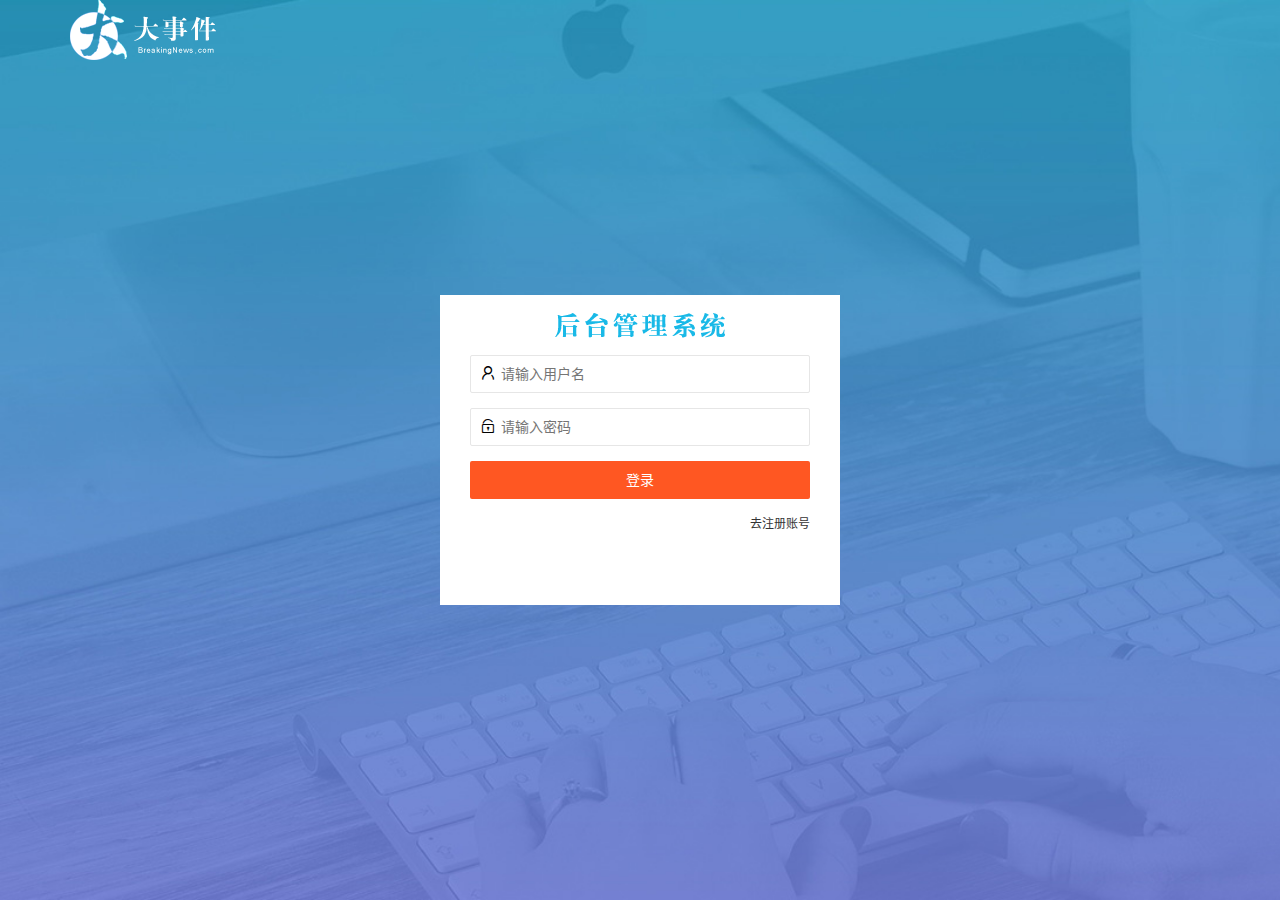
<file: login.html>
<!DOCTYPE html>
<html lang="zh-CN">

<head>
    <meta charset="UTF-8">
    <meta name="viewport" content="width=device-width, initial-scale=1.0">
    <meta http-equiv="X-UA-Compatible" content="ie=edge">
    <title>大事件-登录/注册</title>
    <link rel="stylesheet" href="./assets/lib/layui/css/layui.css">
    <link rel="stylesheet" href="./assets/css/login.css">
</head>

<body>
    <div class="layui-main">
        <img src="./assets/images/logo.png" alt="">
    </div>


    <!-- 登录注册区域 -->
    <div class="loginAndReg">
        <div class="title_box"></div>
        <!-- 登录的盒子 -->
        <div class="login_box">
            <!-- 登录的表单 -->
            <form class="layui-form" id="form_login">
                <!-- 账号输入框 -->
                <div class="layui-form-item">
                    <i class="layui-icon layui-icon-username"></i>
                    <input type="text" name="username" required lay-verify="required" placeholder="请输入用户名"
                        autocomplete="off" class="layui-input">
                </div>
                <!-- 密码输入框 -->
                <div class="layui-form-item">
                    <i class="layui-icon layui-icon-password"></i>
                    <input type="password" name="password" required lay-verify="required|pwd" placeholder="请输入密码"
                        autocomplete="off" class="layui-input">
                </div>

                <!-- 提交按钮 -->
                <div class="layui-form-item">
                    <button class="layui-btn layui-btn-fluid layui-btn layui-btn-danger" lay-submit>登录</button>
                </div>
                <!-- a链接 -->
                <div class="layui-form-item links">
                    <a href="javascript:;" id="link_reg">去注册账号</a>
                </div>
            </form>

        </div>
        <!-- 注册的盒子 -->
        <div class="reg_box">
            <form class="layui-form" id="form_reg">
                <!-- 账号输入框 -->
                <div class="layui-form-item">
                    <i class="layui-icon layui-icon-username"></i>
                    <input type="text" name="username" required lay-verify="required" placeholder="请输入用户名"
                        autocomplete="off" class="layui-input">
                </div>
                <!-- 密码输入框 -->
                <div class="layui-form-item">
                    <i class="layui-icon layui-icon-password"></i>
                    <input type="password" name="password" required lay-verify="required|pwd" placeholder="请输入密码"
                        autocomplete="off" class="layui-input">
                </div>

                <div class="layui-form-item">
                    <i class="layui-icon layui-icon-password"></i>
                    <input type="password" name="repassword" required lay-verify="required|pwd|repwd"   placeholder="再次确认密码"
                        autocomplete="off" class="layui-input">
                </div>
                <!-- 提交按钮 -->
                <div class="layui-form-item">
                    <button class="layui-btn layui-btn-fluid layui-btn layui-btn-danger" lay-submit>注册</button>
                </div>
                <!-- a链接 -->
                <div class="layui-form-item links">
                    <a href="javascript:;" id="link_login">去登录</a>
                </div>
            </form>

        </div>
    </div>
    <!-- 导入layui js文件-->
    <script src="./assets/lib/layui/layui.all.js"></script>
    <!-- 导入 jQuery 文件 -->
    <script src="./assets/lib/jquery.js"></script>
    <!-- 导入自己定义的baseAPI 文件 -->
    <script src="./assets/js/baseAPI.js"></script>
    <!-- 导入自己的js文件 -->
    <script src="./assets/js/login.js"></script>
</body>

</html>
</file>
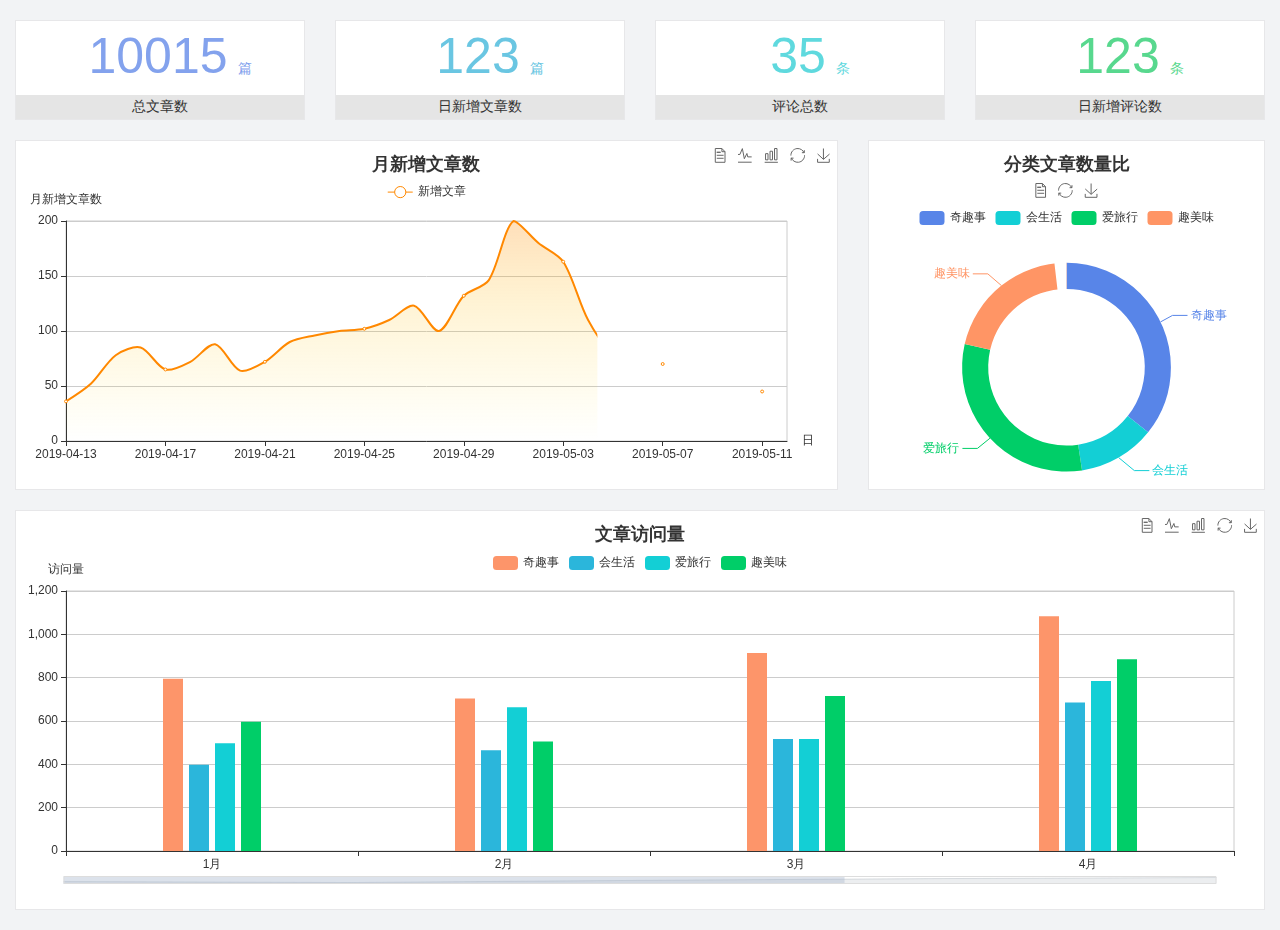
<file: home/dashboard.html>
<!DOCTYPE html>
<html lang="en">

<head>
  <meta charset="UTF-8">
  <meta name="viewport" content="width=device-width, initial-scale=1.0">
  <meta http-equiv="X-UA-Compatible" content="ie=edge">
  <title>图表统计</title>
  <link rel="stylesheet" href="../../assets/lib/bootstrap.css" />
  <link rel="stylesheet" href="../../assets/lib/main.css" />
  <script src="../../assets/lib/jquery.js"></script>
  <script type="text/javascript" src="../../assets/lib/echarts.min.js"></script>
</head>

<body>
  <div class="container-fluid">
    <div class="row spannel_list">
      <div class="col-sm-3 col-xs-6">
        <div class="spannel">
          <em>10015</em><span>篇</span>
          <b>总文章数</b>
        </div>
      </div>
      <div class="col-sm-3 col-xs-6">
        <div class="spannel scolor01">
          <em>123</em><span>篇</span>
          <b>日新增文章数</b>
        </div>
      </div>
      <div class="col-sm-3 col-xs-6">
        <div class="spannel scolor02">
          <em>35</em><span>条</span>
          <b>评论总数</b>
        </div>
      </div>
      <div class="col-sm-3 col-xs-6">
        <div class="spannel scolor03">
          <em>123</em><span>条</span>
          <b>日新增评论数</b>
        </div>
      </div>
    </div>
  </div>

  <div class="container-fluid">
    <div class="row curve-pie">
      <div class="col-lg-8 col-md-8">
        <div class="gragh_pannel" id="curve_show"></div>
      </div>
      <div class="col-lg-4 col-md-4">
        <div class="gragh_pannel" id="pie_show"></div>
      </div>
    </div>
  </div>

  <div class="container-fluid">
    <div class="column_pannel" id="column_show"></div>
  </div>

  <script>
    var oChart = echarts.init(document.getElementById('curve_show'));
    var aList_all = [
      { 'count': 36, 'date': '2019-04-13' },
      { 'count': 52, 'date': '2019-04-14' },
      { 'count': 78, 'date': '2019-04-15' },
      { 'count': 85, 'date': '2019-04-16' },
      { 'count': 65, 'date': '2019-04-17' },
      { 'count': 72, 'date': '2019-04-18' },
      { 'count': 88, 'date': '2019-04-19' },
      { 'count': 64, 'date': '2019-04-20' },
      { 'count': 72, 'date': '2019-04-21' },
      { 'count': 90, 'date': '2019-04-22' },
      { 'count': 96, 'date': '2019-04-23' },
      { 'count': 100, 'date': '2019-04-24' },
      { 'count': 102, 'date': '2019-04-25' },
      { 'count': 110, 'date': '2019-04-26' },
      { 'count': 123, 'date': '2019-04-27' },
      { 'count': 100, 'date': '2019-04-28' },
      { 'count': 132, 'date': '2019-04-29' },
      { 'count': 146, 'date': '2019-04-30' },
      { 'count': 200, 'date': '2019-05-01' },
      { 'count': 180, 'date': '2019-05-02' },
      { 'count': 163, 'date': '2019-05-03' },
      { 'count': 110, 'date': '2019-05-04' },
      { 'count': 80, 'date': '2019-05-05' },
      { 'count': 82, 'date': '2019-05-06' },
      { 'count': 70, 'date': '2019-05-07' },
      { 'count': 65, 'date': '2019-05-08' },
      { 'count': 54, 'date': '2019-05-09' },
      { 'count': 40, 'date': '2019-05-10' },
      { 'count': 45, 'date': '2019-05-11' },
      { 'count': 38, 'date': '2019-05-12' },
    ];

    let aCount = [];
    let aDate = [];

    for (var i = 0; i < aList_all.length; i++) {
      aCount.push(aList_all[i].count);
      aDate.push(aList_all[i].date);
    }

    var chartopt = {
      title: {
        text: '月新增文章数',
        left: 'center',
        top: '10'
      },
      tooltip: {
        trigger: 'axis'
      },
      legend: {
        data: ['新增文章'],
        top: '40'
      },
      toolbox: {
        show: true,
        feature: {
          mark: { show: true },
          dataView: { show: true, readOnly: false },
          magicType: { show: true, type: ['line', 'bar'] },
          restore: { show: true },
          saveAsImage: { show: true }
        }
      },
      calculable: true,
      xAxis: [
        {
          name: '日',
          type: 'category',
          boundaryGap: false,
          data: aDate
        }
      ],
      yAxis: [
        {
          name: '月新增文章数',
          type: 'value'
        }
      ],
      series: [
        {
          name: '新增文章',
          type: 'line',
          smooth: true,
          itemStyle: { normal: { areaStyle: { type: 'default' }, color: '#f80' }, lineStyle: { color: '#f80' } },
          data: aCount
        }],
      areaStyle: {
        normal: {
          color: new echarts.graphic.LinearGradient(0, 0, 0, 1, [{
            offset: 0,
            color: 'rgba(255,136,0,0.39)'
          }, {
            offset: .34,
            color: 'rgba(255,180,0,0.25)'
          }, {
            offset: 1,
            color: 'rgba(255,222,0,0.00)'
          }])

        }
      },
      grid: {
        show: true,
        x: 50,
        x2: 50,
        y: 80,
        height: 220
      }
    };

    oChart.setOption(chartopt);


    var oPie = echarts.init(document.getElementById('pie_show'));
    var oPieopt =
    {
      title: {
        top: 10,
        text: '分类文章数量比',
        x: 'center'
      },
      tooltip: {
        trigger: 'item',
        formatter: "{a} <br/>{b} : {c} ({d}%)"
      },
      color: ['#5885e8', '#13cfd5', '#00ce68', '#ff9565'],
      legend: {
        x: 'center',
        top: 65,
        data: ['奇趣事', '会生活', '爱旅行', '趣美味']
      },
      toolbox: {
        show: true,
        x: 'center',
        top: 35,
        feature: {
          mark: { show: true },
          dataView: { show: true, readOnly: false },
          magicType: {
            show: true,
            type: ['pie', 'funnel'],
            option: {
              funnel: {
                x: '25%',
                width: '50%',
                funnelAlign: 'left',
                max: 1548
              }
            }
          },
          restore: { show: true },
          saveAsImage: { show: true }
        }
      },
      calculable: true,
      series: [
        {
          name: '访问来源',
          type: 'pie',
          radius: ['45%', '60%'],
          center: ['50%', '65%'],
          data: [
            { value: 300, name: '奇趣事' },
            { value: 100, name: '会生活' },
            { value: 260, name: '爱旅行' },
            { value: 180, name: '趣美味' }
          ]
        }
      ]
    };
    oPie.setOption(oPieopt);



    var oColumn = this.echarts.init(document.getElementById('column_show'));
    var oColumnopt =
    {
      title: {
        text: '文章访问量',
        left: 'center',
        top: '10'
      },
      tooltip: {
        trigger: 'axis'
      },
      legend: {
        data: ['奇趣事', '会生活', '爱旅行', '趣美味'],
        top: '40'
      },
      toolbox: {
        show: true,
        feature: {
          mark: { show: true },
          dataView: { show: true, readOnly: false },
          magicType: { show: true, type: ['line', 'bar'] },
          restore: { show: true },
          saveAsImage: { show: true }
        }
      },
      calculable: true,
      xAxis: [
        {
          type: 'category',
          data: ['1月', '2月', '3月', '4月', '5月']
        }
      ],
      yAxis: [
        {
          name: '访问量',
          type: 'value'
        }
      ],
      series: [
        {
          name: '奇趣事',
          type: 'bar',
          barWidth: 20,
          itemStyle: {
            normal: { areaStyle: { type: 'default' }, color: '#fd956a' }
          },
          data: [800, 708, 920, 1090, 1200]
        },
        {
          name: '会生活',
          type: 'bar',
          barWidth: 20,
          itemStyle: {
            normal: { areaStyle: { type: 'default' }, color: '#2bb6db' }
          },
          data: [400, 468, 520, 690, 800]
        },
        {
          name: '爱旅行',
          type: 'bar',
          barWidth: 20,
          itemStyle: {
            normal: { areaStyle: { type: 'default' }, color: '#13cfd5' }
          },
          data: [500, 668, 520, 790, 900]
        },
        {
          name: '趣美味',
          type: 'bar',
          barWidth: 20,
          itemStyle: {
            normal: { areaStyle: { type: 'default' }, color: '#00ce68' }
          },
          data: [600, 508, 720, 890, 1000]
        }
      ],
      grid: {
        show: true,
        x: 50,
        x2: 30,
        y: 80,
        height: 260
      },
      dataZoom: [//给x轴设置滚动条
        {
          start: 0,//默认为0
          end: 100 - 1000 / 31,//默认为100
          type: 'slider',
          show: true,
          xAxisIndex: [0],
          handleSize: 0,//滑动条的 左右2个滑动条的大小
          height: 8,//组件高度
          left: 45, //左边的距离
          right: 50,//右边的距离
          bottom: 26,//右边的距离
          handleColor: '#ddd',//h滑动图标的颜色
          handleStyle: {
            borderColor: "#cacaca",
            borderWidth: "1",
            shadowBlur: 2,
            background: "#ddd",
            shadowColor: "#ddd",
          }
        }]
    };
    oColumn.setOption(oColumnopt);
  </script>
</body>

</html>
</file>
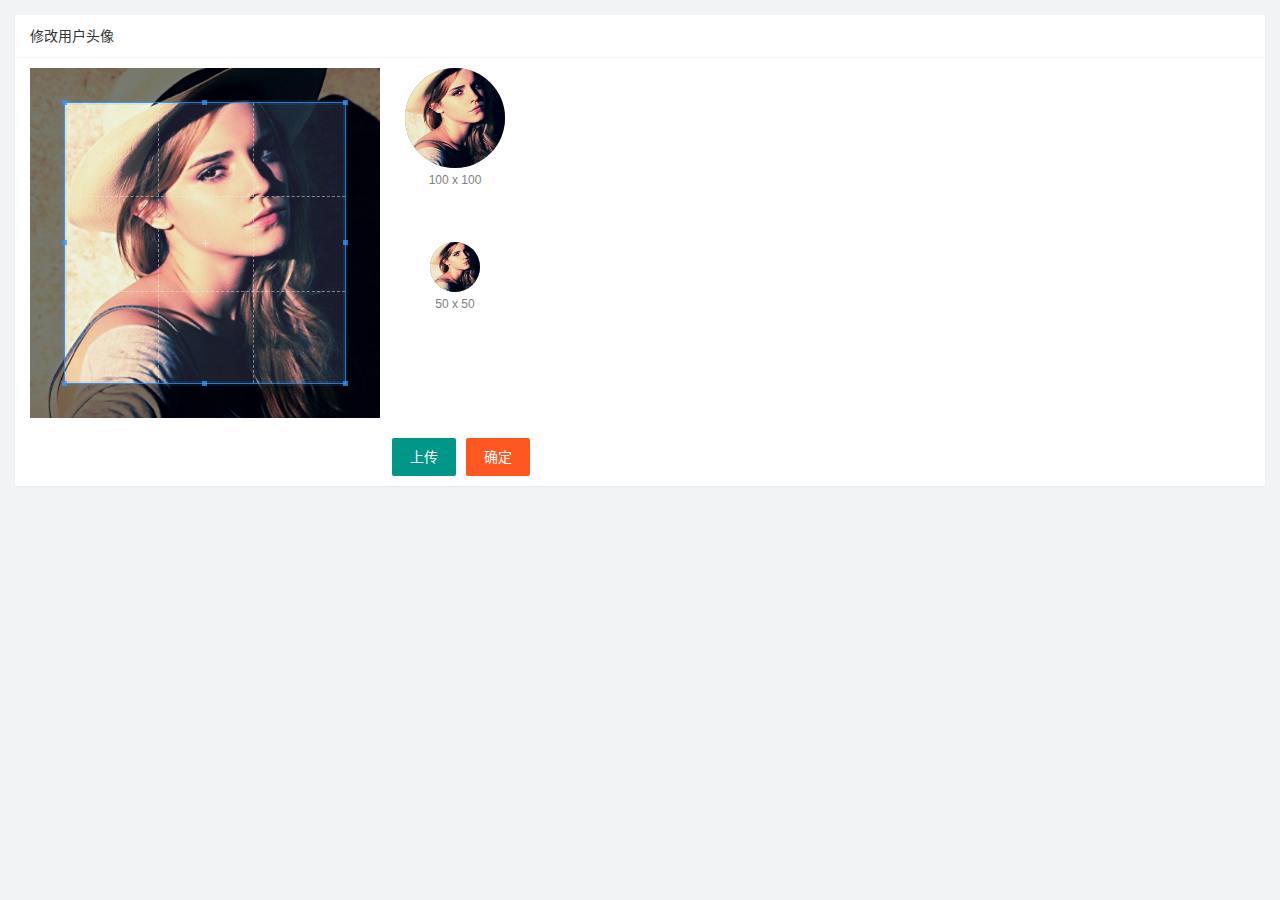
<file: user/user_avatar.html>
<!DOCTYPE html>
<html lang="zh-CN">

<head>
    <meta charset="UTF-8">
    <meta name="viewport" content="width=device-width, initial-scale=1.0">
    <meta http-equiv="X-UA-Compatible" content="ie=edge">
    <title>Document</title>
    <!-- 导入 layui 样式文件 -->
    <link rel="stylesheet" href="../assets/lib/layui/css/layui.css">
    <!--  导入 自定义样式文件 -->
    <link rel="stylesheet" href="../assets/css/user_avatar.css">
    <!-- 导入 图片裁剪的样式 -->
    <link rel="stylesheet" href="/assets/lib/cropper/cropper.css">
</head>

<body>
    <div class="layui-card">
        <div class="layui-card-header">修改用户头像</div>
        <div class="layui-card-body">
            <!-- 第一行的图片裁剪和预览区域 -->
            <div class="row1">
                <!-- 图片裁剪区域 -->
                <div class="cropper-box">
                    <!-- 这个 img 标签很重要，将来会把它初始化为裁剪区域 -->
                    <img id="image" src="/assets/images/sample.jpg" />
                </div>
                <!-- 图片的预览区域 -->
                <div class="preview-box">
                    <div>
                        <!-- 宽高为 100px 的预览区域 -->
                        <div class="img-preview w100"></div>
                        <p class="size">100 x 100</p>
                    </div>
                    <div>
                        <!-- 宽高为 50px 的预览区域 -->
                        <div class="img-preview w50"></div>
                        <p class="size">50 x 50</p>
                    </div>
                </div>
            </div>
            <!-- 第二行的按钮区域 -->
            <div class="row2">
                <!-- 通过 accept 属性  可以指定用户选择什么类型的图片格式 -->
                <input type="file" id="files" accept="image/png,image/jpeg">
                <button type="button" class="layui-btn" id="btnChooseImg">上传</button>
                <button type="button" class="layui-btn layui-btn-danger" id="btnOk">确定</button>
            </div>
        </div>
    </div>
    <!-- 导入layui 的js文件 -->
    <script src="../assets/lib/layui/layui.all.js"></script>
    <!-- 导入jQuery 文件 -->
    <script src="../assets/lib/jquery.js"></script>
    <!-- 1 cropper 图片裁剪 脚本文件 -->
    <script src="../assets/lib/cropper/Cropper.js"></script>
    <script src="../assets/lib/cropper/jquery-cropper.js"></script>
    <!-- 导入beasAPI 文件 -->
    <script src="../assets/js/baseAPI.js"></script>
    <!-- 导入自定义的js文件 -->
    <script src="../assets/js/useravatar.js"></script>
</body>

</html>
</file>
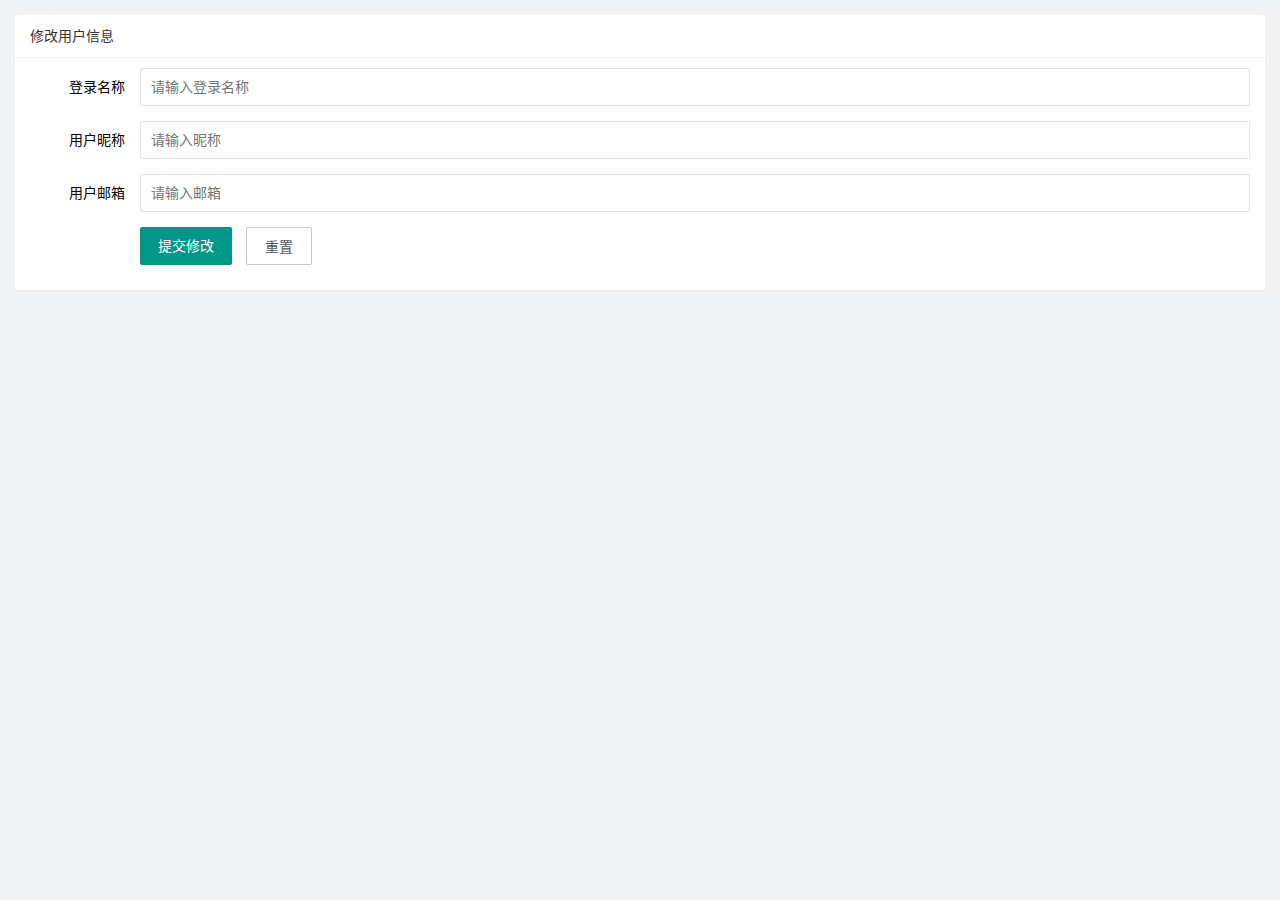
<file: user/user_info.html>
<!DOCTYPE html>
<html lang="zh-CN">

<head>
    <meta charset="UTF-8">
    <meta name="viewport" content="width=device-width, initial-scale=1.0">
    <meta http-equiv="X-UA-Compatible" content="ie=edge">
    <title>用户信息</title>
    <!-- 导入layui 的样式 -->
    <link rel="stylesheet" href="../assets/lib/layui/css/layui.css">
    <!-- 导入自己的样式 -->
    <link rel="stylesheet" href="../assets/css/user_info.css">
</head>

<body>
    <div class="layui-card">
        <div class="layui-card-header">修改用户信息</div>
        <div class="layui-card-body">
            <form class="layui-form" lay-filter='formUserInfo'>
                <!-- 隐藏域 -->
                <input type="hidden" name="id">
                <!-- 用户名 -->
                <div class="layui-form-item">
                    <label class="layui-form-label">登录名称</label>
                    <div class="layui-input-block">
                        <input type="text" name="username" required lay-verify="required" placeholder="请输入登录名称"
                            autocomplete="off" class="layui-input" readonly>
                    </div>
                </div>
                <!-- 用户昵称 -->
                <div class="layui-form-item">
                    <label class="layui-form-label">用户昵称</label>
                    <div class="layui-input-block">
                        <input type="text" name="nickname" required lay-verify="required|nickname" placeholder="请输入昵称"
                            autocomplete="off" class="layui-input">
                    </div>
                </div>
                <!-- 用户邮箱 -->
                <div class="layui-form-item">
                    <label class="layui-form-label">用户邮箱</label>
                    <div class="layui-input-block">
                        <input type="text" name="email" required lay-verify="required|eamil" placeholder="请输入邮箱"
                            autocomplete="off" class="layui-input">
                    </div>
                </div>

                <!-- 提交按钮 -->
                <div class="layui-form-item">
                    <div class="layui-input-block">
                        <button class="layui-btn" lay-submit lay-filter="formDemo">提交修改</button>
                        <button type="button" class="layui-btn layui-btn-primary" id="btnReset">重置</button>
                    </div>
                </div>
            </form>
        </div>
    </div>
    <!-- 导入layui 的js文件 -->
    <script src="../assets/lib/layui/layui.all.js"></script>
    <!-- 导入jQuery 文件 -->
    <script src="../assets/lib/jquery.js"></script>
    <!-- 导入beasAPI 文件 -->
    <script src="../assets/js/baseAPI.js"></script>
    <!-- 导入自定义的js文件 -->
    <script src="../assets/js/userInfo.js"></script>
</body>

</html>
</file>
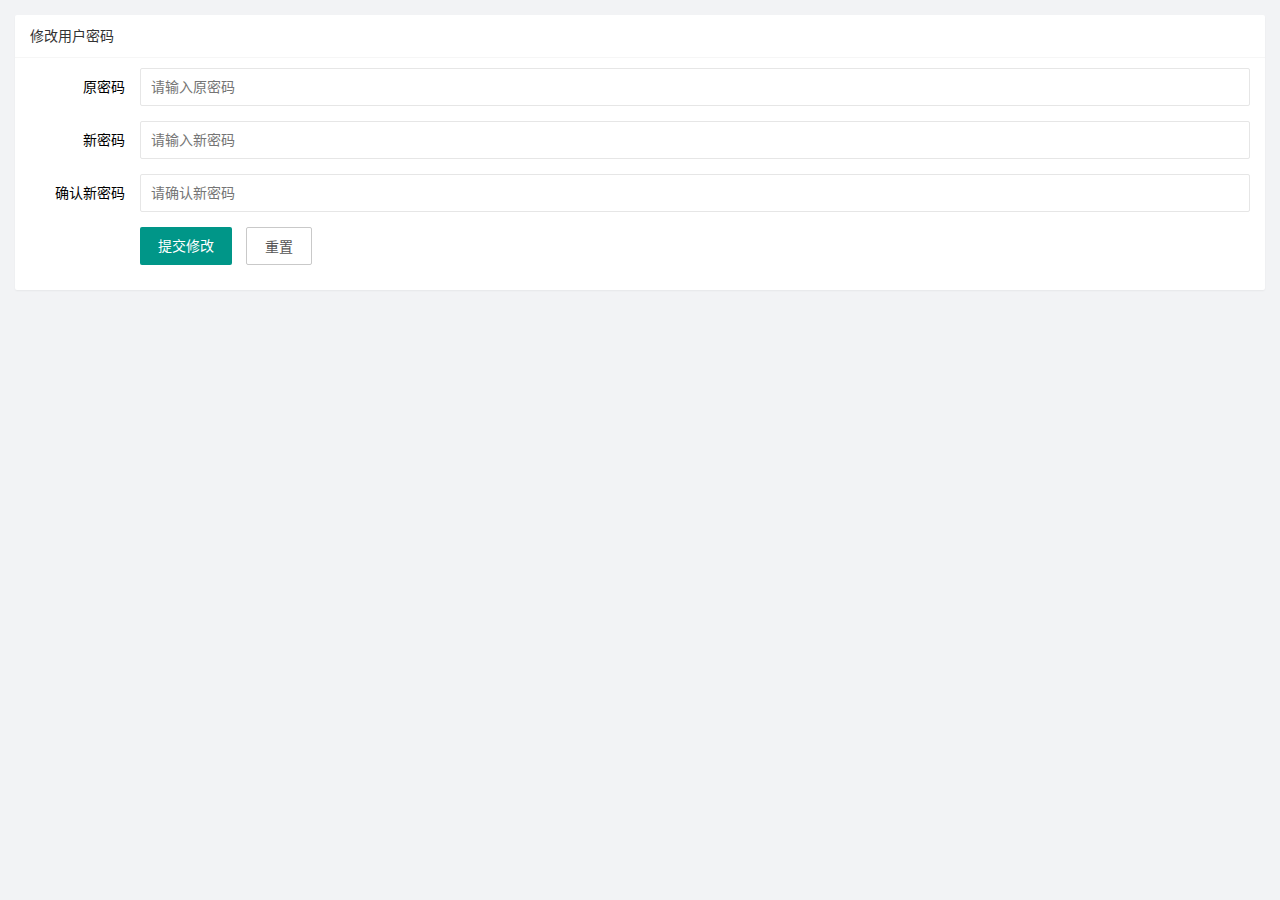
<file: user/user_pwd.html>
<!DOCTYPE html>
<html lang="zh-CN">

<head>
    <meta charset="UTF-8">
    <meta name="viewport" content="width=device-width, initial-scale=1.0">
    <meta http-equiv="X-UA-Compatible" content="ie=edge">
    <title>Document</title>
    <!-- 导入 layui 样式文件 -->
    <link rel="stylesheet" href="../assets/lib/layui/css/layui.css">
    <!--  导入 自定义样式文件 -->
    <link rel="stylesheet" href="../assets/css/user_pwd.css">
</head>

<body>
    <div class="layui-card">
        <div class="layui-card-header">修改用户密码</div>
        <div class="layui-card-body">
            <form class="layui-form" lay-filter='formUserInfo'>
                <!-- 隐藏域 -->
                <input type="hidden" name="id">
                <!-- 用户名 -->
                <div class="layui-form-item">
                    <label class="layui-form-label">原密码</label>
                    <div class="layui-input-block">
                        <input type="password" name="oldPwd" required lay-verify="pwd" placeholder="请输入原密码"
                            autocomplete="off" class="layui-input" >
                    </div>
                </div>
                <!-- 用户昵称 -->
                <div class="layui-form-item">
                    <label class="layui-form-label">新密码</label>
                    <div class="layui-input-block">
                        <input type="password" name="newPwd" required lay-verify="pwd|samePwd" placeholder="请输入新密码"
                            autocomplete="off" class="layui-input">
                    </div>
                </div>
                <!-- 用户邮箱 -->
                <div class="layui-form-item">
                    <label class="layui-form-label">确认新密码</label>
                    <div class="layui-input-block">
                        <input type="password" name="reNewPwd" required lay-verify="rePwd" placeholder="请确认新密码"
                            autocomplete="off" class="layui-input">
                    </div>
                </div>

                <!-- 提交按钮 -->
                <div class="layui-form-item">
                    <div class="layui-input-block">
                        <button class="layui-btn" lay-submit lay-filter="formDemo">提交修改</button>
                        <button type="button" class="layui-btn layui-btn-primary" id="btnReset">重置</button>
                    </div>
                </div>
            </form>
        </div>
    </div>
    <!-- 导入layui 的js文件 -->
    <script src="../assets/lib/layui/layui.all.js"></script>
    <!-- 导入jQuery 文件 -->
    <script src="../assets/lib/jquery.js"></script>
    <!-- 导入beasAPI 文件 -->
    <script src="../assets/js/baseAPI.js"></script>
    <!-- 导入自定义的js文件 -->
    <script src="../assets/js/userPwd.js"></script>
</body>

</html>
</file>
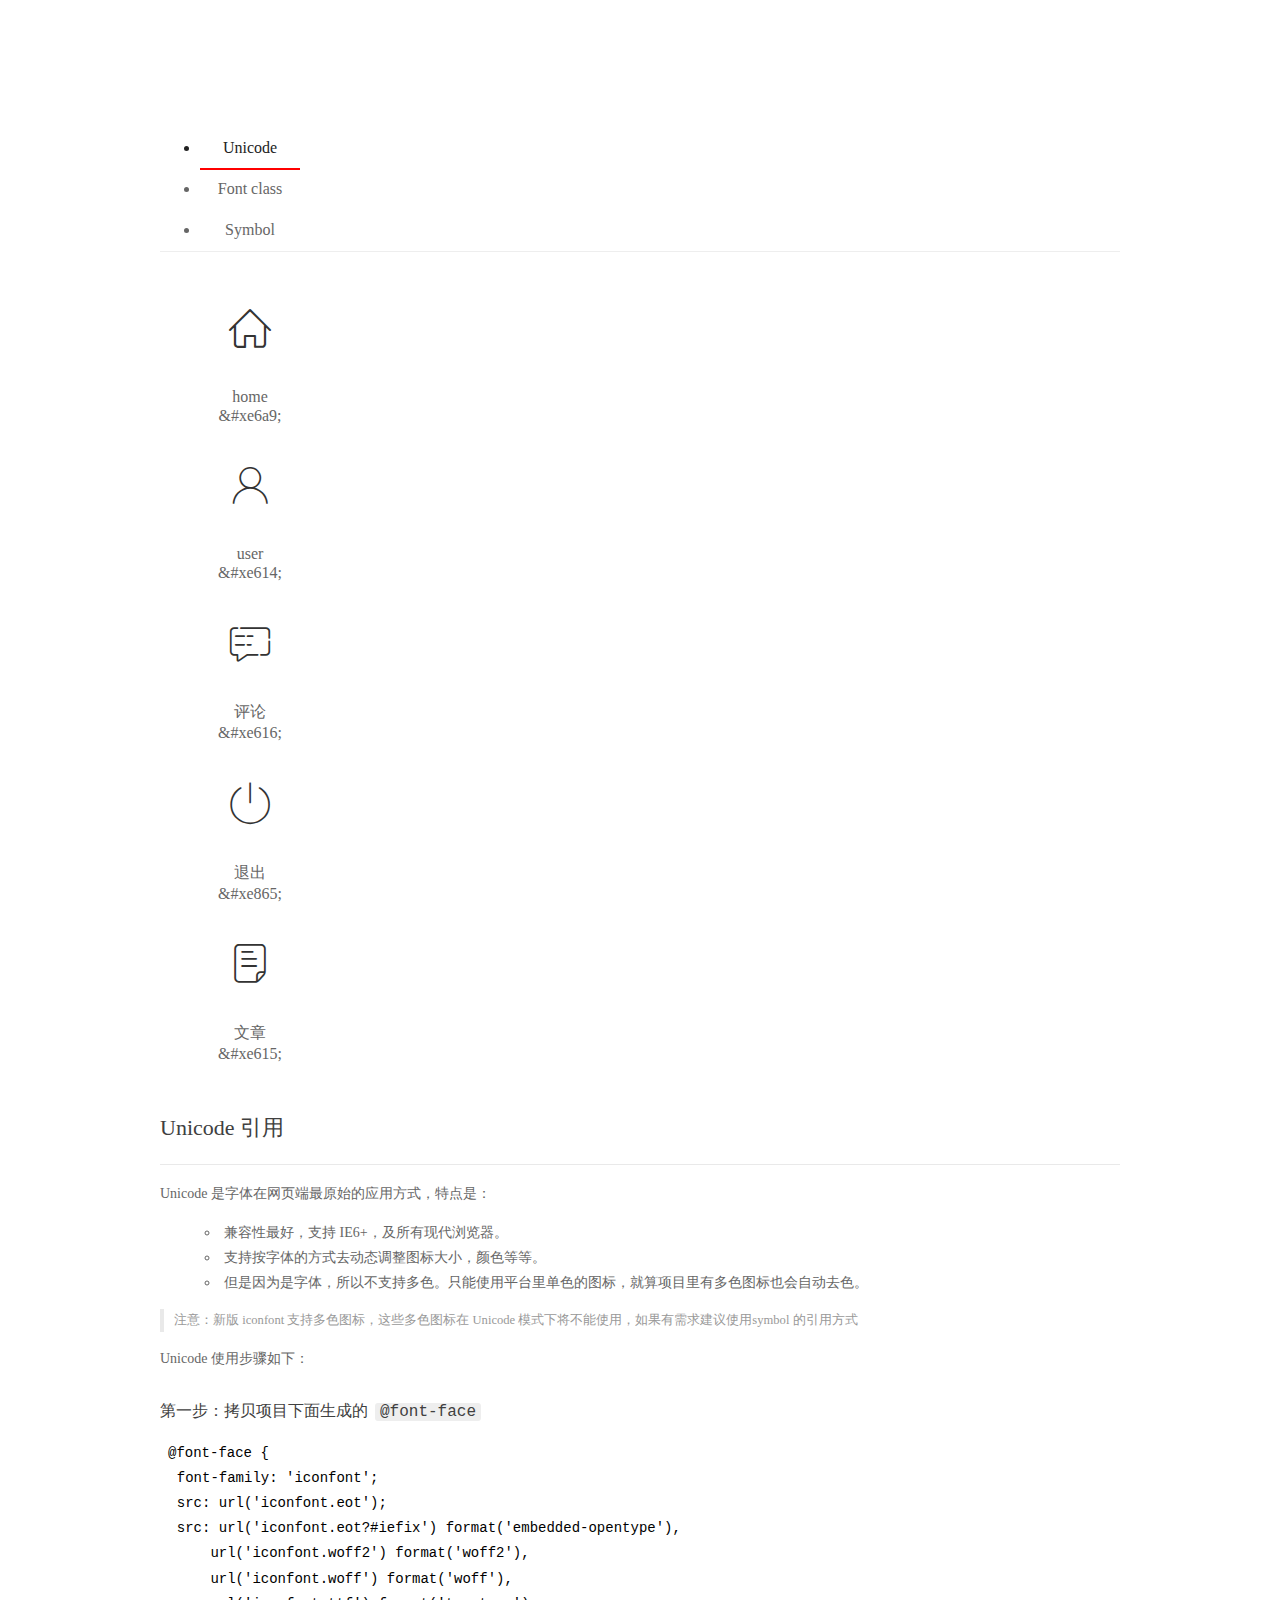
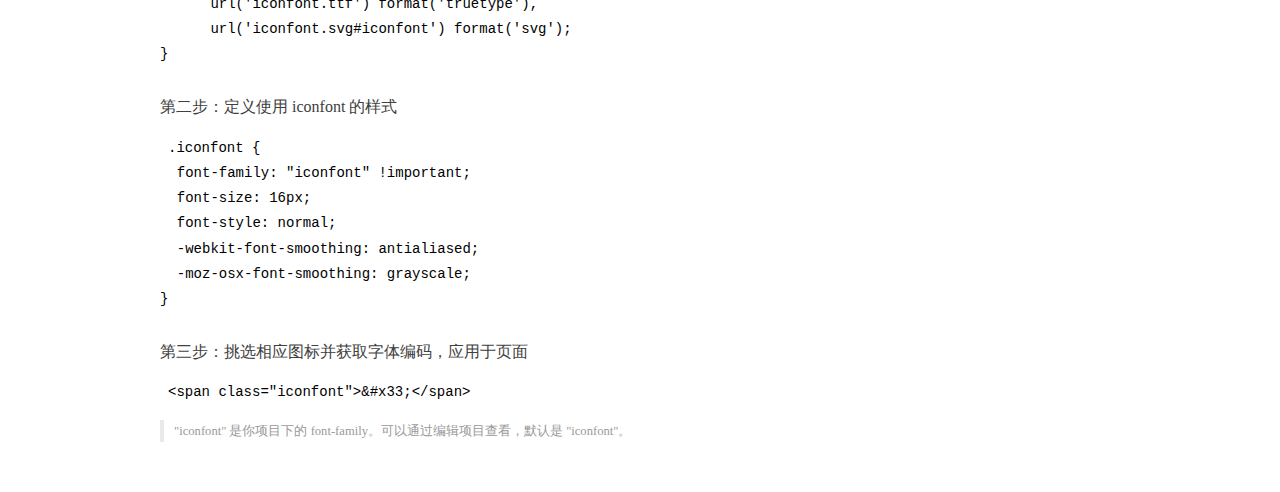
<file: assets/fonts/demo_index.html>
<!DOCTYPE html>
<html>
<head>
  <meta charset="utf-8"/>
  <title>IconFont Demo</title>
  <link rel="shortcut icon" href="https://gtms04.alicdn.com/tps/i4/TB1_oz6GVXXXXaFXpXXJDFnIXXX-64-64.ico" type="image/x-icon"/>
  <link rel="stylesheet" href="https://g.alicdn.com/thx/cube/1.3.2/cube.min.css">
  <link rel="stylesheet" href="demo.css">
  <link rel="stylesheet" href="iconfont.css">
  <script src="iconfont.js"></script>
  <!-- jQuery -->
  <script src="https://a1.alicdn.com/oss/uploads/2018/12/26/7bfddb60-08e8-11e9-9b04-53e73bb6408b.js"></script>
  <!-- 代码高亮 -->
  <script src="https://a1.alicdn.com/oss/uploads/2018/12/26/a3f714d0-08e6-11e9-8a15-ebf944d7534c.js"></script>
</head>
<body>
  <div class="main">
    <h1 class="logo"><a href="https://www.iconfont.cn/" title="iconfont 首页" target="_blank">&#xe86b;</a></h1>
    <div class="nav-tabs">
      <ul id="tabs" class="dib-box">
        <li class="dib active"><span>Unicode</span></li>
        <li class="dib"><span>Font class</span></li>
        <li class="dib"><span>Symbol</span></li>
      </ul>
      
    </div>
    <div class="tab-container">
      <div class="content unicode" style="display: block;">
          <ul class="icon_lists dib-box">
          
            <li class="dib">
              <span class="icon iconfont">&#xe6a9;</span>
                <div class="name">home</div>
                <div class="code-name">&amp;#xe6a9;</div>
              </li>
          
            <li class="dib">
              <span class="icon iconfont">&#xe614;</span>
                <div class="name">user</div>
                <div class="code-name">&amp;#xe614;</div>
              </li>
          
            <li class="dib">
              <span class="icon iconfont">&#xe616;</span>
                <div class="name">评论</div>
                <div class="code-name">&amp;#xe616;</div>
              </li>
          
            <li class="dib">
              <span class="icon iconfont">&#xe865;</span>
                <div class="name">退出</div>
                <div class="code-name">&amp;#xe865;</div>
              </li>
          
            <li class="dib">
              <span class="icon iconfont">&#xe615;</span>
                <div class="name">文章</div>
                <div class="code-name">&amp;#xe615;</div>
              </li>
          
          </ul>
          <div class="article markdown">
          <h2 id="unicode-">Unicode 引用</h2>
          <hr>

          <p>Unicode 是字体在网页端最原始的应用方式，特点是：</p>
          <ul>
            <li>兼容性最好，支持 IE6+，及所有现代浏览器。</li>
            <li>支持按字体的方式去动态调整图标大小，颜色等等。</li>
            <li>但是因为是字体，所以不支持多色。只能使用平台里单色的图标，就算项目里有多色图标也会自动去色。</li>
          </ul>
          <blockquote>
            <p>注意：新版 iconfont 支持多色图标，这些多色图标在 Unicode 模式下将不能使用，如果有需求建议使用symbol 的引用方式</p>
          </blockquote>
          <p>Unicode 使用步骤如下：</p>
          <h3 id="-font-face">第一步：拷贝项目下面生成的 <code>@font-face</code></h3>
<pre><code class="language-css"
>@font-face {
  font-family: 'iconfont';
  src: url('iconfont.eot');
  src: url('iconfont.eot?#iefix') format('embedded-opentype'),
      url('iconfont.woff2') format('woff2'),
      url('iconfont.woff') format('woff'),
      url('iconfont.ttf') format('truetype'),
      url('iconfont.svg#iconfont') format('svg');
}
</code></pre>
          <h3 id="-iconfont-">第二步：定义使用 iconfont 的样式</h3>
<pre><code class="language-css"
>.iconfont {
  font-family: "iconfont" !important;
  font-size: 16px;
  font-style: normal;
  -webkit-font-smoothing: antialiased;
  -moz-osx-font-smoothing: grayscale;
}
</code></pre>
          <h3 id="-">第三步：挑选相应图标并获取字体编码，应用于页面</h3>
<pre>
<code class="language-html"
>&lt;span class="iconfont"&gt;&amp;#x33;&lt;/span&gt;
</code></pre>
          <blockquote>
            <p>"iconfont" 是你项目下的 font-family。可以通过编辑项目查看，默认是 "iconfont"。</p>
          </blockquote>
          </div>
      </div>
      <div class="content font-class">
        <ul class="icon_lists dib-box">
          
          <li class="dib">
            <span class="icon iconfont icon-home"></span>
            <div class="name">
              home
            </div>
            <div class="code-name">.icon-home
            </div>
          </li>
          
          <li class="dib">
            <span class="icon iconfont icon-user"></span>
            <div class="name">
              user
            </div>
            <div class="code-name">.icon-user
            </div>
          </li>
          
          <li class="dib">
            <span class="icon iconfont icon-pinglun"></span>
            <div class="name">
              评论
            </div>
            <div class="code-name">.icon-pinglun
            </div>
          </li>
          
          <li class="dib">
            <span class="icon iconfont icon-tuichu"></span>
            <div class="name">
              退出
            </div>
            <div class="code-name">.icon-tuichu
            </div>
          </li>
          
          <li class="dib">
            <span class="icon iconfont icon-16"></span>
            <div class="name">
              文章
            </div>
            <div class="code-name">.icon-16
            </div>
          </li>
          
        </ul>
        <div class="article markdown">
        <h2 id="font-class-">font-class 引用</h2>
        <hr>

        <p>font-class 是 Unicode 使用方式的一种变种，主要是解决 Unicode 书写不直观，语意不明确的问题。</p>
        <p>与 Unicode 使用方式相比，具有如下特点：</p>
        <ul>
          <li>兼容性良好，支持 IE8+，及所有现代浏览器。</li>
          <li>相比于 Unicode 语意明确，书写更直观。可以很容易分辨这个 icon 是什么。</li>
          <li>因为使用 class 来定义图标，所以当要替换图标时，只需要修改 class 里面的 Unicode 引用。</li>
          <li>不过因为本质上还是使用的字体，所以多色图标还是不支持的。</li>
        </ul>
        <p>使用步骤如下：</p>
        <h3 id="-fontclass-">第一步：引入项目下面生成的 fontclass 代码：</h3>
<pre><code class="language-html">&lt;link rel="stylesheet" href="./iconfont.css"&gt;
</code></pre>
        <h3 id="-">第二步：挑选相应图标并获取类名，应用于页面：</h3>
<pre><code class="language-html">&lt;span class="iconfont icon-xxx"&gt;&lt;/span&gt;
</code></pre>
        <blockquote>
          <p>"
            iconfont" 是你项目下的 font-family。可以通过编辑项目查看，默认是 "iconfont"。</p>
        </blockquote>
      </div>
      </div>
      <div class="content symbol">
          <ul class="icon_lists dib-box">
          
            <li class="dib">
                <svg class="icon svg-icon" aria-hidden="true">
                  <use xlink:href="#icon-home"></use>
                </svg>
                <div class="name">home</div>
                <div class="code-name">#icon-home</div>
            </li>
          
            <li class="dib">
                <svg class="icon svg-icon" aria-hidden="true">
                  <use xlink:href="#icon-user"></use>
                </svg>
                <div class="name">user</div>
                <div class="code-name">#icon-user</div>
            </li>
          
            <li class="dib">
                <svg class="icon svg-icon" aria-hidden="true">
                  <use xlink:href="#icon-pinglun"></use>
                </svg>
                <div class="name">评论</div>
                <div class="code-name">#icon-pinglun</div>
            </li>
          
            <li class="dib">
                <svg class="icon svg-icon" aria-hidden="true">
                  <use xlink:href="#icon-tuichu"></use>
                </svg>
                <div class="name">退出</div>
                <div class="code-name">#icon-tuichu</div>
            </li>
          
            <li class="dib">
                <svg class="icon svg-icon" aria-hidden="true">
                  <use xlink:href="#icon-16"></use>
                </svg>
                <div class="name">文章</div>
                <div class="code-name">#icon-16</div>
            </li>
          
          </ul>
          <div class="article markdown">
          <h2 id="symbol-">Symbol 引用</h2>
          <hr>

          <p>这是一种全新的使用方式，应该说这才是未来的主流，也是平台目前推荐的用法。相关介绍可以参考这篇<a href="">文章</a>
            这种用法其实是做了一个 SVG 的集合，与另外两种相比具有如下特点：</p>
          <ul>
            <li>支持多色图标了，不再受单色限制。</li>
            <li>通过一些技巧，支持像字体那样，通过 <code>font-size</code>, <code>color</code> 来调整样式。</li>
            <li>兼容性较差，支持 IE9+，及现代浏览器。</li>
            <li>浏览器渲染 SVG 的性能一般，还不如 png。</li>
          </ul>
          <p>使用步骤如下：</p>
          <h3 id="-symbol-">第一步：引入项目下面生成的 symbol 代码：</h3>
<pre><code class="language-html">&lt;script src="./iconfont.js"&gt;&lt;/script&gt;
</code></pre>
          <h3 id="-css-">第二步：加入通用 CSS 代码（引入一次就行）：</h3>
<pre><code class="language-html">&lt;style&gt;
.icon {
  width: 1em;
  height: 1em;
  vertical-align: -0.15em;
  fill: currentColor;
  overflow: hidden;
}
&lt;/style&gt;
</code></pre>
          <h3 id="-">第三步：挑选相应图标并获取类名，应用于页面：</h3>
<pre><code class="language-html">&lt;svg class="icon" aria-hidden="true"&gt;
  &lt;use xlink:href="#icon-xxx"&gt;&lt;/use&gt;
&lt;/svg&gt;
</code></pre>
          </div>
      </div>

    </div>
  </div>
  <script>
  $(document).ready(function () {
      $('.tab-container .content:first').show()

      $('#tabs li').click(function (e) {
        var tabContent = $('.tab-container .content')
        var index = $(this).index()

        if ($(this).hasClass('active')) {
          return
        } else {
          $('#tabs li').removeClass('active')
          $(this).addClass('active')

          tabContent.hide().eq(index).fadeIn()
        }
      })
    })
  </script>
</body>
</html>
</file>
<file: assets/lib/layui/css/layui.css>
/** layui-v2.5.5 MIT License By https://www.layui.com */
 .layui-inline,img{display:inline-block;vertical-align:middle}h1,h2,h3,h4,h5,h6{font-weight:400}.layui-edge,.layui-header,.layui-inline,.layui-main{position:relative}.layui-body,.layui-edge,.layui-elip{overflow:hidden}.layui-btn,.layui-edge,.layui-inline,img{vertical-align:middle}.layui-btn,.layui-disabled,.layui-icon,.layui-unselect{-moz-user-select:none;-webkit-user-select:none;-ms-user-select:none}.layui-elip,.layui-form-checkbox span,.layui-form-pane .layui-form-label{text-overflow:ellipsis;white-space:nowrap}.layui-breadcrumb,.layui-tree-btnGroup{visibility:hidden}blockquote,body,button,dd,div,dl,dt,form,h1,h2,h3,h4,h5,h6,input,li,ol,p,pre,td,textarea,th,ul{margin:0;padding:0;-webkit-tap-highlight-color:rgba(0,0,0,0)}a:active,a:hover{outline:0}img{border:none}li{list-style:none}table{border-collapse:collapse;border-spacing:0}h4,h5,h6{font-size:100%}button,input,optgroup,option,select,textarea{font-family:inherit;font-size:inherit;font-style:inherit;font-weight:inherit;outline:0}pre{white-space:pre-wrap;white-space:-moz-pre-wrap;white-space:-pre-wrap;white-space:-o-pre-wrap;word-wrap:break-word}body{line-height:24px;font:14px Helvetica Neue,Helvetica,PingFang SC,Tahoma,Arial,sans-serif}hr{height:1px;margin:10px 0;border:0;clear:both}a{color:#333;text-decoration:none}a:hover{color:#777}a cite{font-style:normal;*cursor:pointer}.layui-border-box,.layui-border-box *{box-sizing:border-box}.layui-box,.layui-box *{box-sizing:content-box}.layui-clear{clear:both;*zoom:1}.layui-clear:after{content:'\20';clear:both;*zoom:1;display:block;height:0}.layui-inline{*display:inline;*zoom:1}.layui-edge{display:inline-block;width:0;height:0;border-width:6px;border-style:dashed;border-color:transparent}.layui-edge-top{top:-4px;border-bottom-color:#999;border-bottom-style:solid}.layui-edge-right{border-left-color:#999;border-left-style:solid}.layui-edge-bottom{top:2px;border-top-color:#999;border-top-style:solid}.layui-edge-left{border-right-color:#999;border-right-style:solid}.layui-disabled,.layui-disabled:hover{color:#d2d2d2!important;cursor:not-allowed!important}.layui-circle{border-radius:100%}.layui-show{display:block!important}.layui-hide{display:none!important}@font-face{font-family:layui-icon;src:url(../font/iconfont.eot?v=250);src:url(../font/iconfont.eot?v=250#iefix) format('embedded-opentype'),url(../font/iconfont.woff2?v=250) format('woff2'),url(../font/iconfont.woff?v=250) format('woff'),url(../font/iconfont.ttf?v=250) format('truetype'),url(../font/iconfont.svg?v=250#layui-icon) format('svg')}.layui-icon{font-family:layui-icon!important;font-size:16px;font-style:normal;-webkit-font-smoothing:antialiased;-moz-osx-font-smoothing:grayscale}.layui-icon-reply-fill:before{content:"\e611"}.layui-icon-set-fill:before{content:"\e614"}.layui-icon-menu-fill:before{content:"\e60f"}.layui-icon-search:before{content:"\e615"}.layui-icon-share:before{content:"\e641"}.layui-icon-set-sm:before{content:"\e620"}.layui-icon-engine:before{content:"\e628"}.layui-icon-close:before{content:"\1006"}.layui-icon-close-fill:before{content:"\1007"}.layui-icon-chart-screen:before{content:"\e629"}.layui-icon-star:before{content:"\e600"}.layui-icon-circle-dot:before{content:"\e617"}.layui-icon-chat:before{content:"\e606"}.layui-icon-release:before{content:"\e609"}.layui-icon-list:before{content:"\e60a"}.layui-icon-chart:before{content:"\e62c"}.layui-icon-ok-circle:before{content:"\1005"}.layui-icon-layim-theme:before{content:"\e61b"}.layui-icon-table:before{content:"\e62d"}.layui-icon-right:before{content:"\e602"}.layui-icon-left:before{content:"\e603"}.layui-icon-cart-simple:before{content:"\e698"}.layui-icon-face-cry:before{content:"\e69c"}.layui-icon-face-smile:before{content:"\e6af"}.layui-icon-survey:before{content:"\e6b2"}.layui-icon-tree:before{content:"\e62e"}.layui-icon-upload-circle:before{content:"\e62f"}.layui-icon-add-circle:before{content:"\e61f"}.layui-icon-download-circle:before{content:"\e601"}.layui-icon-templeate-1:before{content:"\e630"}.layui-icon-util:before{content:"\e631"}.layui-icon-face-surprised:before{content:"\e664"}.layui-icon-edit:before{content:"\e642"}.layui-icon-speaker:before{content:"\e645"}.layui-icon-down:before{content:"\e61a"}.layui-icon-file:before{content:"\e621"}.layui-icon-layouts:before{content:"\e632"}.layui-icon-rate-half:before{content:"\e6c9"}.layui-icon-add-circle-fine:before{content:"\e608"}.layui-icon-prev-circle:before{content:"\e633"}.layui-icon-read:before{content:"\e705"}.layui-icon-404:before{content:"\e61c"}.layui-icon-carousel:before{content:"\e634"}.layui-icon-help:before{content:"\e607"}.layui-icon-code-circle:before{content:"\e635"}.layui-icon-water:before{content:"\e636"}.layui-icon-username:before{content:"\e66f"}.layui-icon-find-fill:before{content:"\e670"}.layui-icon-about:before{content:"\e60b"}.layui-icon-location:before{content:"\e715"}.layui-icon-up:before{content:"\e619"}.layui-icon-pause:before{content:"\e651"}.layui-icon-date:before{content:"\e637"}.layui-icon-layim-uploadfile:before{content:"\e61d"}.layui-icon-delete:before{content:"\e640"}.layui-icon-play:before{content:"\e652"}.layui-icon-top:before{content:"\e604"}.layui-icon-friends:before{content:"\e612"}.layui-icon-refresh-3:before{content:"\e9aa"}.layui-icon-ok:before{content:"\e605"}.layui-icon-layer:before{content:"\e638"}.layui-icon-face-smile-fine:before{content:"\e60c"}.layui-icon-dollar:before{content:"\e659"}.layui-icon-group:before{content:"\e613"}.layui-icon-layim-download:before{content:"\e61e"}.layui-icon-picture-fine:before{content:"\e60d"}.layui-icon-link:before{content:"\e64c"}.layui-icon-diamond:before{content:"\e735"}.layui-icon-log:before{content:"\e60e"}.layui-icon-rate-solid:before{content:"\e67a"}.layui-icon-fonts-del:before{content:"\e64f"}.layui-icon-unlink:before{content:"\e64d"}.layui-icon-fonts-clear:before{content:"\e639"}.layui-icon-triangle-r:before{content:"\e623"}.layui-icon-circle:before{content:"\e63f"}.layui-icon-radio:before{content:"\e643"}.layui-icon-align-center:before{content:"\e647"}.layui-icon-align-right:before{content:"\e648"}.layui-icon-align-left:before{content:"\e649"}.layui-icon-loading-1:before{content:"\e63e"}.layui-icon-return:before{content:"\e65c"}.layui-icon-fonts-strong:before{content:"\e62b"}.layui-icon-upload:before{content:"\e67c"}.layui-icon-dialogue:before{content:"\e63a"}.layui-icon-video:before{content:"\e6ed"}.layui-icon-headset:before{content:"\e6fc"}.layui-icon-cellphone-fine:before{content:"\e63b"}.layui-icon-add-1:before{content:"\e654"}.layui-icon-face-smile-b:before{content:"\e650"}.layui-icon-fonts-html:before{content:"\e64b"}.layui-icon-form:before{content:"\e63c"}.layui-icon-cart:before{content:"\e657"}.layui-icon-camera-fill:before{content:"\e65d"}.layui-icon-tabs:before{content:"\e62a"}.layui-icon-fonts-code:before{content:"\e64e"}.layui-icon-fire:before{content:"\e756"}.layui-icon-set:before{content:"\e716"}.layui-icon-fonts-u:before{content:"\e646"}.layui-icon-triangle-d:before{content:"\e625"}.layui-icon-tips:before{content:"\e702"}.layui-icon-picture:before{content:"\e64a"}.layui-icon-more-vertical:before{content:"\e671"}.layui-icon-flag:before{content:"\e66c"}.layui-icon-loading:before{content:"\e63d"}.layui-icon-fonts-i:before{content:"\e644"}.layui-icon-refresh-1:before{content:"\e666"}.layui-icon-rmb:before{content:"\e65e"}.layui-icon-home:before{content:"\e68e"}.layui-icon-user:before{content:"\e770"}.layui-icon-notice:before{content:"\e667"}.layui-icon-login-weibo:before{content:"\e675"}.layui-icon-voice:before{content:"\e688"}.layui-icon-upload-drag:before{content:"\e681"}.layui-icon-login-qq:before{content:"\e676"}.layui-icon-snowflake:before{content:"\e6b1"}.layui-icon-file-b:before{content:"\e655"}.layui-icon-template:before{content:"\e663"}.layui-icon-auz:before{content:"\e672"}.layui-icon-console:before{content:"\e665"}.layui-icon-app:before{content:"\e653"}.layui-icon-prev:before{content:"\e65a"}.layui-icon-website:before{content:"\e7ae"}.layui-icon-next:before{content:"\e65b"}.layui-icon-component:before{content:"\e857"}.layui-icon-more:before{content:"\e65f"}.layui-icon-login-wechat:before{content:"\e677"}.layui-icon-shrink-right:before{content:"\e668"}.layui-icon-spread-left:before{content:"\e66b"}.layui-icon-camera:before{content:"\e660"}.layui-icon-note:before{content:"\e66e"}.layui-icon-refresh:before{content:"\e669"}.layui-icon-female:before{content:"\e661"}.layui-icon-male:before{content:"\e662"}.layui-icon-password:before{content:"\e673"}.layui-icon-senior:before{content:"\e674"}.layui-icon-theme:before{content:"\e66a"}.layui-icon-tread:before{content:"\e6c5"}.layui-icon-praise:before{content:"\e6c6"}.layui-icon-star-fill:before{content:"\e658"}.layui-icon-rate:before{content:"\e67b"}.layui-icon-template-1:before{content:"\e656"}.layui-icon-vercode:before{content:"\e679"}.layui-icon-cellphone:before{content:"\e678"}.layui-icon-screen-full:before{content:"\e622"}.layui-icon-screen-restore:before{content:"\e758"}.layui-icon-cols:before{content:"\e610"}.layui-icon-export:before{content:"\e67d"}.layui-icon-print:before{content:"\e66d"}.layui-icon-slider:before{content:"\e714"}.layui-icon-addition:before{content:"\e624"}.layui-icon-subtraction:before{content:"\e67e"}.layui-icon-service:before{content:"\e626"}.layui-icon-transfer:before{content:"\e691"}.layui-main{width:1140px;margin:0 auto}.layui-header{z-index:1000;height:60px}.layui-header a:hover{transition:all .5s;-webkit-transition:all .5s}.layui-side{position:fixed;left:0;top:0;bottom:0;z-index:999;width:200px;overflow-x:hidden}.layui-side-scroll{position:relative;width:220px;height:100%;overflow-x:hidden}.layui-body{position:absolute;left:200px;right:0;top:0;bottom:0;z-index:998;width:auto;overflow-y:auto;box-sizing:border-box}.layui-layout-body{overflow:hidden}.layui-layout-admin .layui-header{background-color:#23262E}.layui-layout-admin .layui-side{top:60px;width:200px;overflow-x:hidden}.layui-layout-admin .layui-body{position:fixed;top:60px;bottom:44px}.layui-layout-admin .layui-main{width:auto;margin:0 15px}.layui-layout-admin .layui-footer{position:fixed;left:200px;right:0;bottom:0;height:44px;line-height:44px;padding:0 15px;background-color:#eee}.layui-layout-admin .layui-logo{position:absolute;left:0;top:0;width:200px;height:100%;line-height:60px;text-align:center;color:#009688;font-size:16px}.layui-layout-admin .layui-header .layui-nav{background:0 0}.layui-layout-left{position:absolute!important;left:200px;top:0}.layui-layout-right{position:absolute!important;right:0;top:0}.layui-container{position:relative;margin:0 auto;padding:0 15px;box-sizing:border-box}.layui-fluid{position:relative;margin:0 auto;padding:0 15px}.layui-row:after,.layui-row:before{content:'';display:block;clear:both}.layui-col-lg1,.layui-col-lg10,.layui-col-lg11,.layui-col-lg12,.layui-col-lg2,.layui-col-lg3,.layui-col-lg4,.layui-col-lg5,.layui-col-lg6,.layui-col-lg7,.layui-col-lg8,.layui-col-lg9,.layui-col-md1,.layui-col-md10,.layui-col-md11,.layui-col-md12,.layui-col-md2,.layui-col-md3,.layui-col-md4,.layui-col-md5,.layui-col-md6,.layui-col-md7,.layui-col-md8,.layui-col-md9,.layui-col-sm1,.layui-col-sm10,.layui-col-sm11,.layui-col-sm12,.layui-col-sm2,.layui-col-sm3,.layui-col-sm4,.layui-col-sm5,.layui-col-sm6,.layui-col-sm7,.layui-col-sm8,.layui-col-sm9,.layui-col-xs1,.layui-col-xs10,.layui-col-xs11,.layui-col-xs12,.layui-col-xs2,.layui-col-xs3,.layui-col-xs4,.layui-col-xs5,.layui-col-xs6,.layui-col-xs7,.layui-col-xs8,.layui-col-xs9{position:relative;display:block;box-sizing:border-box}.layui-col-xs1,.layui-col-xs10,.layui-col-xs11,.layui-col-xs12,.layui-col-xs2,.layui-col-xs3,.layui-col-xs4,.layui-col-xs5,.layui-col-xs6,.layui-col-xs7,.layui-col-xs8,.layui-col-xs9{float:left}.layui-col-xs1{width:8.33333333%}.layui-col-xs2{width:16.66666667%}.layui-col-xs3{width:25%}.layui-col-xs4{width:33.33333333%}.layui-col-xs5{width:41.66666667%}.layui-col-xs6{width:50%}.layui-col-xs7{width:58.33333333%}.layui-col-xs8{width:66.66666667%}.layui-col-xs9{width:75%}.layui-col-xs10{width:83.33333333%}.layui-col-xs11{width:91.66666667%}.layui-col-xs12{width:100%}.layui-col-xs-offset1{margin-left:8.33333333%}.layui-col-xs-offset2{margin-left:16.66666667%}.layui-col-xs-offset3{margin-left:25%}.layui-col-xs-offset4{margin-left:33.33333333%}.layui-col-xs-offset5{margin-left:41.66666667%}.layui-col-xs-offset6{margin-left:50%}.layui-col-xs-offset7{margin-left:58.33333333%}.layui-col-xs-offset8{margin-left:66.66666667%}.layui-col-xs-offset9{margin-left:75%}.layui-col-xs-offset10{margin-left:83.33333333%}.layui-col-xs-offset11{margin-left:91.66666667%}.layui-col-xs-offset12{margin-left:100%}@media screen and (max-width:768px){.layui-hide-xs{display:none!important}.layui-show-xs-block{display:block!important}.layui-show-xs-inline{display:inline!important}.layui-show-xs-inline-block{display:inline-block!important}}@media screen and (min-width:768px){.layui-container{width:750px}.layui-hide-sm{display:none!important}.layui-show-sm-block{display:block!important}.layui-show-sm-inline{display:inline!important}.layui-show-sm-inline-block{display:inline-block!important}.layui-col-sm1,.layui-col-sm10,.layui-col-sm11,.layui-col-sm12,.layui-col-sm2,.layui-col-sm3,.layui-col-sm4,.layui-col-sm5,.layui-col-sm6,.layui-col-sm7,.layui-col-sm8,.layui-col-sm9{float:left}.layui-col-sm1{width:8.33333333%}.layui-col-sm2{width:16.66666667%}.layui-col-sm3{width:25%}.layui-col-sm4{width:33.33333333%}.layui-col-sm5{width:41.66666667%}.layui-col-sm6{width:50%}.layui-col-sm7{width:58.33333333%}.layui-col-sm8{width:66.66666667%}.layui-col-sm9{width:75%}.layui-col-sm10{width:83.33333333%}.layui-col-sm11{width:91.66666667%}.layui-col-sm12{width:100%}.layui-col-sm-offset1{margin-left:8.33333333%}.layui-col-sm-offset2{margin-left:16.66666667%}.layui-col-sm-offset3{margin-left:25%}.layui-col-sm-offset4{margin-left:33.33333333%}.layui-col-sm-offset5{margin-left:41.66666667%}.layui-col-sm-offset6{margin-left:50%}.layui-col-sm-offset7{margin-left:58.33333333%}.layui-col-sm-offset8{margin-left:66.66666667%}.layui-col-sm-offset9{margin-left:75%}.layui-col-sm-offset10{margin-left:83.33333333%}.layui-col-sm-offset11{margin-left:91.66666667%}.layui-col-sm-offset12{margin-left:100%}}@media screen and (min-width:992px){.layui-container{width:970px}.layui-hide-md{display:none!important}.layui-show-md-block{display:block!important}.layui-show-md-inline{display:inline!important}.layui-show-md-inline-block{display:inline-block!important}.layui-col-md1,.layui-col-md10,.layui-col-md11,.layui-col-md12,.layui-col-md2,.layui-col-md3,.layui-col-md4,.layui-col-md5,.layui-col-md6,.layui-col-md7,.layui-col-md8,.layui-col-md9{float:left}.layui-col-md1{width:8.33333333%}.layui-col-md2{width:16.66666667%}.layui-col-md3{width:25%}.layui-col-md4{width:33.33333333%}.layui-col-md5{width:41.66666667%}.layui-col-md6{width:50%}.layui-col-md7{width:58.33333333%}.layui-col-md8{width:66.66666667%}.layui-col-md9{width:75%}.layui-col-md10{width:83.33333333%}.layui-col-md11{width:91.66666667%}.layui-col-md12{width:100%}.layui-col-md-offset1{margin-left:8.33333333%}.layui-col-md-offset2{margin-left:16.66666667%}.layui-col-md-offset3{margin-left:25%}.layui-col-md-offset4{margin-left:33.33333333%}.layui-col-md-offset5{margin-left:41.66666667%}.layui-col-md-offset6{margin-left:50%}.layui-col-md-offset7{margin-left:58.33333333%}.layui-col-md-offset8{margin-left:66.66666667%}.layui-col-md-offset9{margin-left:75%}.layui-col-md-offset10{margin-left:83.33333333%}.layui-col-md-offset11{margin-left:91.66666667%}.layui-col-md-offset12{margin-left:100%}}@media screen and (min-width:1200px){.layui-container{width:1170px}.layui-hide-lg{display:none!important}.layui-show-lg-block{display:block!important}.layui-show-lg-inline{display:inline!important}.layui-show-lg-inline-block{display:inline-block!important}.layui-col-lg1,.layui-col-lg10,.layui-col-lg11,.layui-col-lg12,.layui-col-lg2,.layui-col-lg3,.layui-col-lg4,.layui-col-lg5,.layui-col-lg6,.layui-col-lg7,.layui-col-lg8,.layui-col-lg9{float:left}.layui-col-lg1{width:8.33333333%}.layui-col-lg2{width:16.66666667%}.layui-col-lg3{width:25%}.layui-col-lg4{width:33.33333333%}.layui-col-lg5{width:41.66666667%}.layui-col-lg6{width:50%}.layui-col-lg7{width:58.33333333%}.layui-col-lg8{width:66.66666667%}.layui-col-lg9{width:75%}.layui-col-lg10{width:83.33333333%}.layui-col-lg11{width:91.66666667%}.layui-col-lg12{width:100%}.layui-col-lg-offset1{margin-left:8.33333333%}.layui-col-lg-offset2{margin-left:16.66666667%}.layui-col-lg-offset3{margin-left:25%}.layui-col-lg-offset4{margin-left:33.33333333%}.layui-col-lg-offset5{margin-left:41.66666667%}.layui-col-lg-offset6{margin-left:50%}.layui-col-lg-offset7{margin-left:58.33333333%}.layui-col-lg-offset8{margin-left:66.66666667%}.layui-col-lg-offset9{margin-left:75%}.layui-col-lg-offset10{margin-left:83.33333333%}.layui-col-lg-offset11{margin-left:91.66666667%}.layui-col-lg-offset12{margin-left:100%}}.layui-col-space1{margin:-.5px}.layui-col-space1>*{padding:.5px}.layui-col-space3{margin:-1.5px}.layui-col-space3>*{padding:1.5px}.layui-col-space5{margin:-2.5px}.layui-col-space5>*{padding:2.5px}.layui-col-space8{margin:-3.5px}.layui-col-space8>*{padding:3.5px}.layui-col-space10{margin:-5px}.layui-col-space10>*{padding:5px}.layui-col-space12{margin:-6px}.layui-col-space12>*{padding:6px}.layui-col-space15{margin:-7.5px}.layui-col-space15>*{padding:7.5px}.layui-col-space18{margin:-9px}.layui-col-space18>*{padding:9px}.layui-col-space20{margin:-10px}.layui-col-space20>*{padding:10px}.layui-col-space22{margin:-11px}.layui-col-space22>*{padding:11px}.layui-col-space25{margin:-12.5px}.layui-col-space25>*{padding:12.5px}.layui-col-space30{margin:-15px}.layui-col-space30>*{padding:15px}.layui-btn,.layui-input,.layui-select,.layui-textarea,.layui-upload-button{outline:0;-webkit-appearance:none;transition:all .3s;-webkit-transition:all .3s;box-sizing:border-box}.layui-elem-quote{margin-bottom:10px;padding:15px;line-height:22px;border-left:5px solid #009688;border-radius:0 2px 2px 0;background-color:#f2f2f2}.layui-quote-nm{border-style:solid;border-width:1px 1px 1px 5px;background:0 0}.layui-elem-field{margin-bottom:10px;padding:0;border-width:1px;border-style:solid}.layui-elem-field legend{margin-left:20px;padding:0 10px;font-size:20px;font-weight:300}.layui-field-title{margin:10px 0 20px;border-width:1px 0 0}.layui-field-box{padding:10px 15px}.layui-field-title .layui-field-box{padding:10px 0}.layui-progress{position:relative;height:6px;border-radius:20px;background-color:#e2e2e2}.layui-progress-bar{position:absolute;left:0;top:0;width:0;max-width:100%;height:6px;border-radius:20px;text-align:right;background-color:#5FB878;transition:all .3s;-webkit-transition:all .3s}.layui-progress-big,.layui-progress-big .layui-progress-bar{height:18px;line-height:18px}.layui-progress-text{position:relative;top:-20px;line-height:18px;font-size:12px;color:#666}.layui-progress-big .layui-progress-text{position:static;padding:0 10px;color:#fff}.layui-collapse{border-width:1px;border-style:solid;border-radius:2px}.layui-colla-content,.layui-colla-item{border-top-width:1px;border-top-style:solid}.layui-colla-item:first-child{border-top:none}.layui-colla-title{position:relative;height:42px;line-height:42px;padding:0 15px 0 35px;color:#333;background-color:#f2f2f2;cursor:pointer;font-size:14px;overflow:hidden}.layui-colla-content{display:none;padding:10px 15px;line-height:22px;color:#666}.layui-colla-icon{position:absolute;left:15px;top:0;font-size:14px}.layui-card{margin-bottom:15px;border-radius:2px;background-color:#fff;box-shadow:0 1px 2px 0 rgba(0,0,0,.05)}.layui-card:last-child{margin-bottom:0}.layui-card-header{position:relative;height:42px;line-height:42px;padding:0 15px;border-bottom:1px solid #f6f6f6;color:#333;border-radius:2px 2px 0 0;font-size:14px}.layui-bg-black,.layui-bg-blue,.layui-bg-cyan,.layui-bg-green,.layui-bg-orange,.layui-bg-red{color:#fff!important}.layui-card-body{position:relative;padding:10px 15px;line-height:24px}.layui-card-body[pad15]{padding:15px}.layui-card-body[pad20]{padding:20px}.layui-card-body .layui-table{margin:5px 0}.layui-card .layui-tab{margin:0}.layui-panel-window{position:relative;padding:15px;border-radius:0;border-top:5px solid #E6E6E6;background-color:#fff}.layui-auxiliar-moving{position:fixed;left:0;right:0;top:0;bottom:0;width:100%;height:100%;background:0 0;z-index:9999999999}.layui-form-label,.layui-form-mid,.layui-form-select,.layui-input-block,.layui-input-inline,.layui-textarea{position:relative}.layui-bg-red{background-color:#FF5722!important}.layui-bg-orange{background-color:#FFB800!important}.layui-bg-green{background-color:#009688!important}.layui-bg-cyan{background-color:#2F4056!important}.layui-bg-blue{background-color:#1E9FFF!important}.layui-bg-black{background-color:#393D49!important}.layui-bg-gray{background-color:#eee!important;color:#666!important}.layui-badge-rim,.layui-colla-content,.layui-colla-item,.layui-collapse,.layui-elem-field,.layui-form-pane .layui-form-item[pane],.layui-form-pane .layui-form-label,.layui-input,.layui-layedit,.layui-layedit-tool,.layui-quote-nm,.layui-select,.layui-tab-bar,.layui-tab-card,.layui-tab-title,.layui-tab-title .layui-this:after,.layui-textarea{border-color:#e6e6e6}.layui-timeline-item:before,hr{background-color:#e6e6e6}.layui-text{line-height:22px;font-size:14px;color:#666}.layui-text h1,.layui-text h2,.layui-text h3{font-weight:500;color:#333}.layui-text h1{font-size:30px}.layui-text h2{font-size:24px}.layui-text h3{font-size:18px}.layui-text a:not(.layui-btn){color:#01AAED}.layui-text a:not(.layui-btn):hover{text-decoration:underline}.layui-text ul{padding:5px 0 5px 15px}.layui-text ul li{margin-top:5px;list-style-type:disc}.layui-text em,.layui-word-aux{color:#999!important;padding:0 5px!important}.layui-btn{display:inline-block;height:38px;line-height:38px;padding:0 18px;background-color:#009688;color:#fff;white-space:nowrap;text-align:center;font-size:14px;border:none;border-radius:2px;cursor:pointer}.layui-btn:hover{opacity:.8;filter:alpha(opacity=80);color:#fff}.layui-btn:active{opacity:1;filter:alpha(opacity=100)}.layui-btn+.layui-btn{margin-left:10px}.layui-btn-container{font-size:0}.layui-btn-container .layui-btn{margin-right:10px;margin-bottom:10px}.layui-btn-container .layui-btn+.layui-btn{margin-left:0}.layui-table .layui-btn-container .layui-btn{margin-bottom:9px}.layui-btn-radius{border-radius:100px}.layui-btn .layui-icon{margin-right:3px;font-size:18px;vertical-align:bottom;vertical-align:middle\9}.layui-btn-primary{border:1px solid #C9C9C9;background-color:#fff;color:#555}.layui-btn-primary:hover{border-color:#009688;color:#333}.layui-btn-normal{background-color:#1E9FFF}.layui-btn-warm{background-color:#FFB800}.layui-btn-danger{background-color:#FF5722}.layui-btn-checked{background-color:#5FB878}.layui-btn-disabled,.layui-btn-disabled:active,.layui-btn-disabled:hover{border:1px solid #e6e6e6;background-color:#FBFBFB;color:#C9C9C9;cursor:not-allowed;opacity:1}.layui-btn-lg{height:44px;line-height:44px;padding:0 25px;font-size:16px}.layui-btn-sm{height:30px;line-height:30px;padding:0 10px;font-size:12px}.layui-btn-sm i{font-size:16px!important}.layui-btn-xs{height:22px;line-height:22px;padding:0 5px;font-size:12px}.layui-btn-xs i{font-size:14px!important}.layui-btn-group{display:inline-block;vertical-align:middle;font-size:0}.layui-btn-group .layui-btn{margin-left:0!important;margin-right:0!important;border-left:1px solid rgba(255,255,255,.5);border-radius:0}.layui-btn-group .layui-btn-primary{border-left:none}.layui-btn-group .layui-btn-primary:hover{border-color:#C9C9C9;color:#009688}.layui-btn-group .layui-btn:first-child{border-left:none;border-radius:2px 0 0 2px}.layui-btn-group .layui-btn-primary:first-child{border-left:1px solid #c9c9c9}.layui-btn-group .layui-btn:last-child{border-radius:0 2px 2px 0}.layui-btn-group .layui-btn+.layui-btn{margin-left:0}.layui-btn-group+.layui-btn-group{margin-left:10px}.layui-btn-fluid{width:100%}.layui-input,.layui-select,.layui-textarea{height:38px;line-height:1.3;line-height:38px\9;border-width:1px;border-style:solid;background-color:#fff;border-radius:2px}.layui-input::-webkit-input-placeholder,.layui-select::-webkit-input-placeholder,.layui-textarea::-webkit-input-placeholder{line-height:1.3}.layui-input,.layui-textarea{display:block;width:100%;padding-left:10px}.layui-input:hover,.layui-textarea:hover{border-color:#D2D2D2!important}.layui-input:focus,.layui-textarea:focus{border-color:#C9C9C9!important}.layui-textarea{min-height:100px;height:auto;line-height:20px;padding:6px 10px;resize:vertical}.layui-select{padding:0 10px}.layui-form input[type=checkbox],.layui-form input[type=radio],.layui-form select{display:none}.layui-form [lay-ignore]{display:initial}.layui-form-item{margin-bottom:15px;clear:both;*zoom:1}.layui-form-item:after{content:'\20';clear:both;*zoom:1;display:block;height:0}.layui-form-label{float:left;display:block;padding:9px 15px;width:80px;font-weight:400;line-height:20px;text-align:right}.layui-form-label-col{display:block;float:none;padding:9px 0;line-height:20px;text-align:left}.layui-form-item .layui-inline{margin-bottom:5px;margin-right:10px}.layui-input-block{margin-left:110px;min-height:36px}.layui-input-inline{display:inline-block;vertical-align:middle}.layui-form-item .layui-input-inline{float:left;width:190px;margin-right:10px}.layui-form-text .layui-input-inline{width:auto}.layui-form-mid{float:left;display:block;padding:9px 0!important;line-height:20px;margin-right:10px}.layui-form-danger+.layui-form-select .layui-input,.layui-form-danger:focus{border-color:#FF5722!important}.layui-form-select .layui-input{padding-right:30px;cursor:pointer}.layui-form-select .layui-edge{position:absolute;right:10px;top:50%;margin-top:-3px;cursor:pointer;border-width:6px;border-top-color:#c2c2c2;border-top-style:solid;transition:all .3s;-webkit-transition:all .3s}.layui-form-select dl{display:none;position:absolute;left:0;top:42px;padding:5px 0;z-index:899;min-width:100%;border:1px solid #d2d2d2;max-height:300px;overflow-y:auto;background-color:#fff;border-radius:2px;box-shadow:0 2px 4px rgba(0,0,0,.12);box-sizing:border-box}.layui-form-select dl dd,.layui-form-select dl dt{padding:0 10px;line-height:36px;white-space:nowrap;overflow:hidden;text-overflow:ellipsis}.layui-form-select dl dt{font-size:12px;color:#999}.layui-form-select dl dd{cursor:pointer}.layui-form-select dl dd:hover{background-color:#f2f2f2;-webkit-transition:.5s all;transition:.5s all}.layui-form-select .layui-select-group dd{padding-left:20px}.layui-form-select dl dd.layui-select-tips{padding-left:10px!important;color:#999}.layui-form-select dl dd.layui-this{background-color:#5FB878;color:#fff}.layui-form-checkbox,.layui-form-select dl dd.layui-disabled{background-color:#fff}.layui-form-selected dl{display:block}.layui-form-checkbox,.layui-form-checkbox *,.layui-form-switch{display:inline-block;vertical-align:middle}.layui-form-selected .layui-edge{margin-top:-9px;-webkit-transform:rotate(180deg);transform:rotate(180deg);margin-top:-3px\9}:root .layui-form-selected .layui-edge{margin-top:-9px\0/IE9}.layui-form-selectup dl{top:auto;bottom:42px}.layui-select-none{margin:5px 0;text-align:center;color:#999}.layui-select-disabled .layui-disabled{border-color:#eee!important}.layui-select-disabled .layui-edge{border-top-color:#d2d2d2}.layui-form-checkbox{position:relative;height:30px;line-height:30px;margin-right:10px;padding-right:30px;cursor:pointer;font-size:0;-webkit-transition:.1s linear;transition:.1s linear;box-sizing:border-box}.layui-form-checkbox span{padding:0 10px;height:100%;font-size:14px;border-radius:2px 0 0 2px;background-color:#d2d2d2;color:#fff;overflow:hidden}.layui-form-checkbox:hover span{background-color:#c2c2c2}.layui-form-checkbox i{position:absolute;right:0;top:0;width:30px;height:28px;border:1px solid #d2d2d2;border-left:none;border-radius:0 2px 2px 0;color:#fff;font-size:20px;text-align:center}.layui-form-checkbox:hover i{border-color:#c2c2c2;color:#c2c2c2}.layui-form-checked,.layui-form-checked:hover{border-color:#5FB878}.layui-form-checked span,.layui-form-checked:hover span{background-color:#5FB878}.layui-form-checked i,.layui-form-checked:hover i{color:#5FB878}.layui-form-item .layui-form-checkbox{margin-top:4px}.layui-form-checkbox[lay-skin=primary]{height:auto!important;line-height:normal!important;min-width:18px;min-height:18px;border:none!important;margin-right:0;padding-left:28px;padding-right:0;background:0 0}.layui-form-checkbox[lay-skin=primary] span{padding-left:0;padding-right:15px;line-height:18px;background:0 0;color:#666}.layui-form-checkbox[lay-skin=primary] i{right:auto;left:0;width:16px;height:16px;line-height:16px;border:1px solid #d2d2d2;font-size:12px;border-radius:2px;background-color:#fff;-webkit-transition:.1s linear;transition:.1s linear}.layui-form-checkbox[lay-skin=primary]:hover i{border-color:#5FB878;color:#fff}.layui-form-checked[lay-skin=primary] i{border-color:#5FB878!important;background-color:#5FB878;color:#fff}.layui-checkbox-disbaled[lay-skin=primary] span{background:0 0!important;color:#c2c2c2}.layui-checkbox-disbaled[lay-skin=primary]:hover i{border-color:#d2d2d2}.layui-form-item .layui-form-checkbox[lay-skin=primary]{margin-top:10px}.layui-form-switch{position:relative;height:22px;line-height:22px;min-width:35px;padding:0 5px;margin-top:8px;border:1px solid #d2d2d2;border-radius:20px;cursor:pointer;background-color:#fff;-webkit-transition:.1s linear;transition:.1s linear}.layui-form-switch i{position:absolute;left:5px;top:3px;width:16px;height:16px;border-radius:20px;background-color:#d2d2d2;-webkit-transition:.1s linear;transition:.1s linear}.layui-form-switch em{position:relative;top:0;width:25px;margin-left:21px;padding:0!important;text-align:center!important;color:#999!important;font-style:normal!important;font-size:12px}.layui-form-onswitch{border-color:#5FB878;background-color:#5FB878}.layui-checkbox-disbaled,.layui-checkbox-disbaled i{border-color:#e2e2e2!important}.layui-form-onswitch i{left:100%;margin-left:-21px;background-color:#fff}.layui-form-onswitch em{margin-left:5px;margin-right:21px;color:#fff!important}.layui-checkbox-disbaled span{background-color:#e2e2e2!important}.layui-checkbox-disbaled:hover i{color:#fff!important}[lay-radio]{display:none}.layui-form-radio,.layui-form-radio *{display:inline-block;vertical-align:middle}.layui-form-radio{line-height:28px;margin:6px 10px 0 0;padding-right:10px;cursor:pointer;font-size:0}.layui-form-radio *{font-size:14px}.layui-form-radio>i{margin-right:8px;font-size:22px;color:#c2c2c2}.layui-form-radio>i:hover,.layui-form-radioed>i{color:#5FB878}.layui-radio-disbaled>i{color:#e2e2e2!important}.layui-form-pane .layui-form-label{width:110px;padding:8px 15px;height:38px;line-height:20px;border-width:1px;border-style:solid;border-radius:2px 0 0 2px;text-align:center;background-color:#FBFBFB;overflow:hidden;box-sizing:border-box}.layui-form-pane .layui-input-inline{margin-left:-1px}.layui-form-pane .layui-input-block{margin-left:110px;left:-1px}.layui-form-pane .layui-input{border-radius:0 2px 2px 0}.layui-form-pane .layui-form-text .layui-form-label{float:none;width:100%;border-radius:2px;box-sizing:border-box;text-align:left}.layui-form-pane .layui-form-text .layui-input-inline{display:block;margin:0;top:-1px;clear:both}.layui-form-pane .layui-form-text .layui-input-block{margin:0;left:0;top:-1px}.layui-form-pane .layui-form-text .layui-textarea{min-height:100px;border-radius:0 0 2px 2px}.layui-form-pane .layui-form-checkbox{margin:4px 0 4px 10px}.layui-form-pane .layui-form-radio,.layui-form-pane .layui-form-switch{margin-top:6px;margin-left:10px}.layui-form-pane .layui-form-item[pane]{position:relative;border-width:1px;border-style:solid}.layui-form-pane .layui-form-item[pane] .layui-form-label{position:absolute;left:0;top:0;height:100%;border-width:0 1px 0 0}.layui-form-pane .layui-form-item[pane] .layui-input-inline{margin-left:110px}@media screen and (max-width:450px){.layui-form-item .layui-form-label{text-overflow:ellipsis;overflow:hidden;white-space:nowrap}.layui-form-item .layui-inline{display:block;margin-right:0;margin-bottom:20px;clear:both}.layui-form-item .layui-inline:after{content:'\20';clear:both;display:block;height:0}.layui-form-item .layui-input-inline{display:block;float:none;left:-3px;width:auto;margin:0 0 10px 112px}.layui-form-item .layui-input-inline+.layui-form-mid{margin-left:110px;top:-5px;padding:0}.layui-form-item .layui-form-checkbox{margin-right:5px;margin-bottom:5px}}.layui-layedit{border-width:1px;border-style:solid;border-radius:2px}.layui-layedit-tool{padding:3px 5px;border-bottom-width:1px;border-bottom-style:solid;font-size:0}.layedit-tool-fixed{position:fixed;top:0;border-top:1px solid #e2e2e2}.layui-layedit-tool .layedit-tool-mid,.layui-layedit-tool .layui-icon{display:inline-block;vertical-align:middle;text-align:center;font-size:14px}.layui-layedit-tool .layui-icon{position:relative;width:32px;height:30px;line-height:30px;margin:3px 5px;color:#777;cursor:pointer;border-radius:2px}.layui-layedit-tool .layui-icon:hover{color:#393D49}.layui-layedit-tool .layui-icon:active{color:#000}.layui-layedit-tool .layedit-tool-active{background-color:#e2e2e2;color:#000}.layui-layedit-tool .layui-disabled,.layui-layedit-tool .layui-disabled:hover{color:#d2d2d2;cursor:not-allowed}.layui-layedit-tool .layedit-tool-mid{width:1px;height:18px;margin:0 10px;background-color:#d2d2d2}.layedit-tool-html{width:50px!important;font-size:30px!important}.layedit-tool-b,.layedit-tool-code,.layedit-tool-help{font-size:16px!important}.layedit-tool-d,.layedit-tool-face,.layedit-tool-image,.layedit-tool-unlink{font-size:18px!important}.layedit-tool-image input{position:absolute;font-size:0;left:0;top:0;width:100%;height:100%;opacity:.01;filter:Alpha(opacity=1);cursor:pointer}.layui-layedit-iframe iframe{display:block;width:100%}#LAY_layedit_code{overflow:hidden}.layui-laypage{display:inline-block;*display:inline;*zoom:1;vertical-align:middle;margin:10px 0;font-size:0}.layui-laypage>a:first-child,.layui-laypage>a:first-child em{border-radius:2px 0 0 2px}.layui-laypage>a:last-child,.layui-laypage>a:last-child em{border-radius:0 2px 2px 0}.layui-laypage>:first-child{margin-left:0!important}.layui-laypage>:last-child{margin-right:0!important}.layui-laypage a,.layui-laypage button,.layui-laypage input,.layui-laypage select,.layui-laypage span{border:1px solid #e2e2e2}.layui-laypage a,.layui-laypage span{display:inline-block;*display:inline;*zoom:1;vertical-align:middle;padding:0 15px;height:28px;line-height:28px;margin:0 -1px 5px 0;background-color:#fff;color:#333;font-size:12px}.layui-flow-more a *,.layui-laypage input,.layui-table-view select[lay-ignore]{display:inline-block}.layui-laypage a:hover{color:#009688}.layui-laypage em{font-style:normal}.layui-laypage .layui-laypage-spr{color:#999;font-weight:700}.layui-laypage a{text-decoration:none}.layui-laypage .layui-laypage-curr{position:relative}.layui-laypage .layui-laypage-curr em{position:relative;color:#fff}.layui-laypage .layui-laypage-curr .layui-laypage-em{position:absolute;left:-1px;top:-1px;padding:1px;width:100%;height:100%;background-color:#009688}.layui-laypage-em{border-radius:2px}.layui-laypage-next em,.layui-laypage-prev em{font-family:Sim sun;font-size:16px}.layui-laypage .layui-laypage-count,.layui-laypage .layui-laypage-limits,.layui-laypage .layui-laypage-refresh,.layui-laypage .layui-laypage-skip{margin-left:10px;margin-right:10px;padding:0;border:none}.layui-laypage .layui-laypage-limits,.layui-laypage .layui-laypage-refresh{vertical-align:top}.layui-laypage .layui-laypage-refresh i{font-size:18px;cursor:pointer}.layui-laypage select{height:22px;padding:3px;border-radius:2px;cursor:pointer}.layui-laypage .layui-laypage-skip{height:30px;line-height:30px;color:#999}.layui-laypage button,.layui-laypage input{height:30px;line-height:30px;border-radius:2px;vertical-align:top;background-color:#fff;box-sizing:border-box}.layui-laypage input{width:40px;margin:0 10px;padding:0 3px;text-align:center}.layui-laypage input:focus,.layui-laypage select:focus{border-color:#009688!important}.layui-laypage button{margin-left:10px;padding:0 10px;cursor:pointer}.layui-table,.layui-table-view{margin:10px 0}.layui-flow-more{margin:10px 0;text-align:center;color:#999;font-size:14px}.layui-flow-more a{height:32px;line-height:32px}.layui-flow-more a *{vertical-align:top}.layui-flow-more a cite{padding:0 20px;border-radius:3px;background-color:#eee;color:#333;font-style:normal}.layui-flow-more a cite:hover{opacity:.8}.layui-flow-more a i{font-size:30px;color:#737383}.layui-table{width:100%;background-color:#fff;color:#666}.layui-table tr{transition:all .3s;-webkit-transition:all .3s}.layui-table th{text-align:left;font-weight:400}.layui-table tbody tr:hover,.layui-table thead tr,.layui-table-click,.layui-table-header,.layui-table-hover,.layui-table-mend,.layui-table-patch,.layui-table-tool,.layui-table-total,.layui-table-total tr,.layui-table[lay-even] tr:nth-child(even){background-color:#f2f2f2}.layui-table td,.layui-table th,.layui-table-col-set,.layui-table-fixed-r,.layui-table-grid-down,.layui-table-header,.layui-table-page,.layui-table-tips-main,.layui-table-tool,.layui-table-total,.layui-table-view,.layui-table[lay-skin=line],.layui-table[lay-skin=row]{border-width:1px;border-style:solid;border-color:#e6e6e6}.layui-table td,.layui-table th{position:relative;padding:9px 15px;min-height:20px;line-height:20px;font-size:14px}.layui-table[lay-skin=line] td,.layui-table[lay-skin=line] th{border-width:0 0 1px}.layui-table[lay-skin=row] td,.layui-table[lay-skin=row] th{border-width:0 1px 0 0}.layui-table[lay-skin=nob] td,.layui-table[lay-skin=nob] th{border:none}.layui-table img{max-width:100px}.layui-table[lay-size=lg] td,.layui-table[lay-size=lg] th{padding:15px 30px}.layui-table-view .layui-table[lay-size=lg] .layui-table-cell{height:40px;line-height:40px}.layui-table[lay-size=sm] td,.layui-table[lay-size=sm] th{font-size:12px;padding:5px 10px}.layui-table-view .layui-table[lay-size=sm] .layui-table-cell{height:20px;line-height:20px}.layui-table[lay-data]{display:none}.layui-table-box{position:relative;overflow:hidden}.layui-table-view .layui-table{position:relative;width:auto;margin:0}.layui-table-view .layui-table[lay-skin=line]{border-width:0 1px 0 0}.layui-table-view .layui-table[lay-skin=row]{border-width:0 0 1px}.layui-table-view .layui-table td,.layui-table-view .layui-table th{padding:5px 0;border-top:none;border-left:none}.layui-table-view .layui-table th.layui-unselect .layui-table-cell span{cursor:pointer}.layui-table-view .layui-table td{cursor:default}.layui-table-view .layui-table td[data-edit=text]{cursor:text}.layui-table-view .layui-form-checkbox[lay-skin=primary] i{width:18px;height:18px}.layui-table-view .layui-form-radio{line-height:0;padding:0}.layui-table-view .layui-form-radio>i{margin:0;font-size:20px}.layui-table-init{position:absolute;left:0;top:0;width:100%;height:100%;text-align:center;z-index:110}.layui-table-init .layui-icon{position:absolute;left:50%;top:50%;margin:-15px 0 0 -15px;font-size:30px;color:#c2c2c2}.layui-table-header{border-width:0 0 1px;overflow:hidden}.layui-table-header .layui-table{margin-bottom:-1px}.layui-table-tool .layui-inline[lay-event]{position:relative;width:26px;height:26px;padding:5px;line-height:16px;margin-right:10px;text-align:center;color:#333;border:1px solid #ccc;cursor:pointer;-webkit-transition:.5s all;transition:.5s all}.layui-table-tool .layui-inline[lay-event]:hover{border:1px solid #999}.layui-table-tool-temp{padding-right:120px}.layui-table-tool-self{position:absolute;right:17px;top:10px}.layui-table-tool .layui-table-tool-self .layui-inline[lay-event]{margin:0 0 0 10px}.layui-table-tool-panel{position:absolute;top:29px;left:-1px;padding:5px 0;min-width:150px;min-height:40px;border:1px solid #d2d2d2;text-align:left;overflow-y:auto;background-color:#fff;box-shadow:0 2px 4px rgba(0,0,0,.12)}.layui-table-cell,.layui-table-tool-panel li{overflow:hidden;text-overflow:ellipsis;white-space:nowrap}.layui-table-tool-panel li{padding:0 10px;line-height:30px;-webkit-transition:.5s all;transition:.5s all}.layui-table-tool-panel li .layui-form-checkbox[lay-skin=primary]{width:100%;padding-left:28px}.layui-table-tool-panel li:hover{background-color:#f2f2f2}.layui-table-tool-panel li .layui-form-checkbox[lay-skin=primary] i{position:absolute;left:0;top:0}.layui-table-tool-panel li .layui-form-checkbox[lay-skin=primary] span{padding:0}.layui-table-tool .layui-table-tool-self .layui-table-tool-panel{left:auto;right:-1px}.layui-table-col-set{position:absolute;right:0;top:0;width:20px;height:100%;border-width:0 0 0 1px;background-color:#fff}.layui-table-sort{width:10px;height:20px;margin-left:5px;cursor:pointer!important}.layui-table-sort .layui-edge{position:absolute;left:5px;border-width:5px}.layui-table-sort .layui-table-sort-asc{top:3px;border-top:none;border-bottom-style:solid;border-bottom-color:#b2b2b2}.layui-table-sort .layui-table-sort-asc:hover{border-bottom-color:#666}.layui-table-sort .layui-table-sort-desc{bottom:5px;border-bottom:none;border-top-style:solid;border-top-color:#b2b2b2}.layui-table-sort .layui-table-sort-desc:hover{border-top-color:#666}.layui-table-sort[lay-sort=asc] .layui-table-sort-asc{border-bottom-color:#000}.layui-table-sort[lay-sort=desc] .layui-table-sort-desc{border-top-color:#000}.layui-table-cell{height:28px;line-height:28px;padding:0 15px;position:relative;box-sizing:border-box}.layui-table-cell .layui-form-checkbox[lay-skin=primary]{top:-1px;padding:0}.layui-table-cell .layui-table-link{color:#01AAED}.laytable-cell-checkbox,.laytable-cell-numbers,.laytable-cell-radio,.laytable-cell-space{padding:0;text-align:center}.layui-table-body{position:relative;overflow:auto;margin-right:-1px;margin-bottom:-1px}.layui-table-body .layui-none{line-height:26px;padding:15px;text-align:center;color:#999}.layui-table-fixed{position:absolute;left:0;top:0;z-index:101}.layui-table-fixed .layui-table-body{overflow:hidden}.layui-table-fixed-l{box-shadow:0 -1px 8px rgba(0,0,0,.08)}.layui-table-fixed-r{left:auto;right:-1px;border-width:0 0 0 1px;box-shadow:-1px 0 8px rgba(0,0,0,.08)}.layui-table-fixed-r .layui-table-header{position:relative;overflow:visible}.layui-table-mend{position:absolute;right:-49px;top:0;height:100%;width:50px}.layui-table-tool{position:relative;z-index:890;width:100%;min-height:50px;line-height:30px;padding:10px 15px;border-width:0 0 1px}.layui-table-tool .layui-btn-container{margin-bottom:-10px}.layui-table-page,.layui-table-total{border-width:1px 0 0;margin-bottom:-1px;overflow:hidden}.layui-table-page{position:relative;width:100%;padding:7px 7px 0;height:41px;font-size:12px;white-space:nowrap}.layui-table-page>div{height:26px}.layui-table-page .layui-laypage{margin:0}.layui-table-page .layui-laypage a,.layui-table-page .layui-laypage span{height:26px;line-height:26px;margin-bottom:10px;border:none;background:0 0}.layui-table-page .layui-laypage a,.layui-table-page .layui-laypage span.layui-laypage-curr{padding:0 12px}.layui-table-page .layui-laypage span{margin-left:0;padding:0}.layui-table-page .layui-laypage .layui-laypage-prev{margin-left:-7px!important}.layui-table-page .layui-laypage .layui-laypage-curr .layui-laypage-em{left:0;top:0;padding:0}.layui-table-page .layui-laypage button,.layui-table-page .layui-laypage input{height:26px;line-height:26px}.layui-table-page .layui-laypage input{width:40px}.layui-table-page .layui-laypage button{padding:0 10px}.layui-table-page select{height:18px}.layui-table-patch .layui-table-cell{padding:0;width:30px}.layui-table-edit{position:absolute;left:0;top:0;width:100%;height:100%;padding:0 14px 1px;border-radius:0;box-shadow:1px 1px 20px rgba(0,0,0,.15)}.layui-table-edit:focus{border-color:#5FB878!important}select.layui-table-edit{padding:0 0 0 10px;border-color:#C9C9C9}.layui-table-view .layui-form-checkbox,.layui-table-view .layui-form-radio,.layui-table-view .layui-form-switch{top:0;margin:0;box-sizing:content-box}.layui-table-view .layui-form-checkbox{top:-1px;height:26px;line-height:26px}.layui-table-view .layui-form-checkbox i{height:26px}.layui-table-grid .layui-table-cell{overflow:visible}.layui-table-grid-down{position:absolute;top:0;right:0;width:26px;height:100%;padding:5px 0;border-width:0 0 0 1px;text-align:center;background-color:#fff;color:#999;cursor:pointer}.layui-table-grid-down .layui-icon{position:absolute;top:50%;left:50%;margin:-8px 0 0 -8px}.layui-table-grid-down:hover{background-color:#fbfbfb}body .layui-table-tips .layui-layer-content{background:0 0;padding:0;box-shadow:0 1px 6px rgba(0,0,0,.12)}.layui-table-tips-main{margin:-44px 0 0 -1px;max-height:150px;padding:8px 15px;font-size:14px;overflow-y:scroll;background-color:#fff;color:#666}.layui-table-tips-c{position:absolute;right:-3px;top:-13px;width:20px;height:20px;padding:3px;cursor:pointer;background-color:#666;border-radius:50%;color:#fff}.layui-table-tips-c:hover{background-color:#777}.layui-table-tips-c:before{position:relative;right:-2px}.layui-upload-file{display:none!important;opacity:.01;filter:Alpha(opacity=1)}.layui-upload-drag,.layui-upload-form,.layui-upload-wrap{display:inline-block}.layui-upload-list{margin:10px 0}.layui-upload-choose{padding:0 10px;color:#999}.layui-upload-drag{position:relative;padding:30px;border:1px dashed #e2e2e2;background-color:#fff;text-align:center;cursor:pointer;color:#999}.layui-upload-drag .layui-icon{font-size:50px;color:#009688}.layui-upload-drag[lay-over]{border-color:#009688}.layui-upload-iframe{position:absolute;width:0;height:0;border:0;visibility:hidden}.layui-upload-wrap{position:relative;vertical-align:middle}.layui-upload-wrap .layui-upload-file{display:block!important;position:absolute;left:0;top:0;z-index:10;font-size:100px;width:100%;height:100%;opacity:.01;filter:Alpha(opacity=1);cursor:pointer}.layui-transfer-active,.layui-transfer-box{display:inline-block;vertical-align:middle}.layui-transfer-box,.layui-transfer-header,.layui-transfer-search{border-width:0;border-style:solid;border-color:#e6e6e6}.layui-transfer-box{position:relative;border-width:1px;width:200px;height:360px;border-radius:2px;background-color:#fff}.layui-transfer-box .layui-form-checkbox{width:100%;margin:0!important}.layui-transfer-header{height:38px;line-height:38px;padding:0 10px;border-bottom-width:1px}.layui-transfer-search{position:relative;padding:10px;border-bottom-width:1px}.layui-transfer-search .layui-input{height:32px;padding-left:30px;font-size:12px}.layui-transfer-search .layui-icon-search{position:absolute;left:20px;top:50%;margin-top:-8px;color:#666}.layui-transfer-active{margin:0 15px}.layui-transfer-active .layui-btn{display:block;margin:0;padding:0 15px;background-color:#5FB878;border-color:#5FB878;color:#fff}.layui-transfer-active .layui-btn-disabled{background-color:#FBFBFB;border-color:#e6e6e6;color:#C9C9C9}.layui-transfer-active .layui-btn:first-child{margin-bottom:15px}.layui-transfer-active .layui-btn .layui-icon{margin:0;font-size:14px!important}.layui-transfer-data{padding:5px 0;overflow:auto}.layui-transfer-data li{height:32px;line-height:32px;padding:0 10px}.layui-transfer-data li:hover{background-color:#f2f2f2;transition:.5s all}.layui-transfer-data .layui-none{padding:15px 10px;text-align:center;color:#999}.layui-nav{position:relative;padding:0 20px;background-color:#393D49;color:#fff;border-radius:2px;font-size:0;box-sizing:border-box}.layui-nav *{font-size:14px}.layui-nav .layui-nav-item{position:relative;display:inline-block;*display:inline;*zoom:1;vertical-align:middle;line-height:60px}.layui-nav .layui-nav-item a{display:block;padding:0 20px;color:#fff;color:rgba(255,255,255,.7);transition:all .3s;-webkit-transition:all .3s}.layui-nav .layui-this:after,.layui-nav-bar,.layui-nav-tree .layui-nav-itemed:after{position:absolute;left:0;top:0;width:0;height:5px;background-color:#5FB878;transition:all .2s;-webkit-transition:all .2s}.layui-nav-bar{z-index:1000}.layui-nav .layui-nav-item a:hover,.layui-nav .layui-this a{color:#fff}.layui-nav .layui-this:after{content:'';top:auto;bottom:0;width:100%}.layui-nav-img{width:30px;height:30px;margin-right:10px;border-radius:50%}.layui-nav .layui-nav-more{content:'';width:0;height:0;border-style:solid dashed dashed;border-color:#fff transparent transparent;overflow:hidden;cursor:pointer;transition:all .2s;-webkit-transition:all .2s;position:absolute;top:50%;right:3px;margin-top:-3px;border-width:6px;border-top-color:rgba(255,255,255,.7)}.layui-nav .layui-nav-mored,.layui-nav-itemed>a .layui-nav-more{margin-top:-9px;border-style:dashed dashed solid;border-color:transparent transparent #fff}.layui-nav-child{display:none;position:absolute;left:0;top:65px;min-width:100%;line-height:36px;padding:5px 0;box-shadow:0 2px 4px rgba(0,0,0,.12);border:1px solid #d2d2d2;background-color:#fff;z-index:100;border-radius:2px;white-space:nowrap}.layui-nav .layui-nav-child a{color:#333}.layui-nav .layui-nav-child a:hover{background-color:#f2f2f2;color:#000}.layui-nav-child dd{position:relative}.layui-nav .layui-nav-child dd.layui-this a,.layui-nav-child dd.layui-this{background-color:#5FB878;color:#fff}.layui-nav-child dd.layui-this:after{display:none}.layui-nav-tree{width:200px;padding:0}.layui-nav-tree .layui-nav-item{display:block;width:100%;line-height:45px}.layui-nav-tree .layui-nav-item a{position:relative;height:45px;line-height:45px;text-overflow:ellipsis;overflow:hidden;white-space:nowrap}.layui-nav-tree .layui-nav-item a:hover{background-color:#4E5465}.layui-nav-tree .layui-nav-bar{width:5px;height:0;background-color:#009688}.layui-nav-tree .layui-nav-child dd.layui-this,.layui-nav-tree .layui-nav-child dd.layui-this a,.layui-nav-tree .layui-this,.layui-nav-tree .layui-this>a,.layui-nav-tree .layui-this>a:hover{background-color:#009688;color:#fff}.layui-nav-tree .layui-this:after{display:none}.layui-nav-itemed>a,.layui-nav-tree .layui-nav-title a,.layui-nav-tree .layui-nav-title a:hover{color:#fff!important}.layui-nav-tree .layui-nav-child{position:relative;z-index:0;top:0;border:none;box-shadow:none}.layui-nav-tree .layui-nav-child a{height:40px;line-height:40px;color:#fff;color:rgba(255,255,255,.7)}.layui-nav-tree .layui-nav-child,.layui-nav-tree .layui-nav-child a:hover{background:0 0;color:#fff}.layui-nav-tree .layui-nav-more{right:10px}.layui-nav-itemed>.layui-nav-child{display:block;padding:0;background-color:rgba(0,0,0,.3)!important}.layui-nav-itemed>.layui-nav-child>.layui-this>.layui-nav-child{display:block}.layui-nav-side{position:fixed;top:0;bottom:0;left:0;overflow-x:hidden;z-index:999}.layui-bg-blue .layui-nav-bar,.layui-bg-blue .layui-nav-itemed:after,.layui-bg-blue .layui-this:after{background-color:#93D1FF}.layui-bg-blue .layui-nav-child dd.layui-this{background-color:#1E9FFF}.layui-bg-blue .layui-nav-itemed>a,.layui-nav-tree.layui-bg-blue .layui-nav-title a,.layui-nav-tree.layui-bg-blue .layui-nav-title a:hover{background-color:#007DDB!important}.layui-breadcrumb{font-size:0}.layui-breadcrumb>*{font-size:14px}.layui-breadcrumb a{color:#999!important}.layui-breadcrumb a:hover{color:#5FB878!important}.layui-breadcrumb a cite{color:#666;font-style:normal}.layui-breadcrumb span[lay-separator]{margin:0 10px;color:#999}.layui-tab{margin:10px 0;text-align:left!important}.layui-tab[overflow]>.layui-tab-title{overflow:hidden}.layui-tab-title{position:relative;left:0;height:40px;white-space:nowrap;font-size:0;border-bottom-width:1px;border-bottom-style:solid;transition:all .2s;-webkit-transition:all .2s}.layui-tab-title li{display:inline-block;*display:inline;*zoom:1;vertical-align:middle;font-size:14px;transition:all .2s;-webkit-transition:all .2s;position:relative;line-height:40px;min-width:65px;padding:0 15px;text-align:center;cursor:pointer}.layui-tab-title li a{display:block}.layui-tab-title .layui-this{color:#000}.layui-tab-title .layui-this:after{position:absolute;left:0;top:0;content:'';width:100%;height:41px;border-width:1px;border-style:solid;border-bottom-color:#fff;border-radius:2px 2px 0 0;box-sizing:border-box;pointer-events:none}.layui-tab-bar{position:absolute;right:0;top:0;z-index:10;width:30px;height:39px;line-height:39px;border-width:1px;border-style:solid;border-radius:2px;text-align:center;background-color:#fff;cursor:pointer}.layui-tab-bar .layui-icon{position:relative;display:inline-block;top:3px;transition:all .3s;-webkit-transition:all .3s}.layui-tab-item{display:none}.layui-tab-more{padding-right:30px;height:auto!important;white-space:normal!important}.layui-tab-more li.layui-this:after{border-bottom-color:#e2e2e2;border-radius:2px}.layui-tab-more .layui-tab-bar .layui-icon{top:-2px;top:3px\9;-webkit-transform:rotate(180deg);transform:rotate(180deg)}:root .layui-tab-more .layui-tab-bar .layui-icon{top:-2px\0/IE9}.layui-tab-content{padding:10px}.layui-tab-title li .layui-tab-close{position:relative;display:inline-block;width:18px;height:18px;line-height:20px;margin-left:8px;top:1px;text-align:center;font-size:14px;color:#c2c2c2;transition:all .2s;-webkit-transition:all .2s}.layui-tab-title li .layui-tab-close:hover{border-radius:2px;background-color:#FF5722;color:#fff}.layui-tab-brief>.layui-tab-title .layui-this{color:#009688}.layui-tab-brief>.layui-tab-more li.layui-this:after,.layui-tab-brief>.layui-tab-title .layui-this:after{border:none;border-radius:0;border-bottom:2px solid #5FB878}.layui-tab-brief[overflow]>.layui-tab-title .layui-this:after{top:-1px}.layui-tab-card{border-width:1px;border-style:solid;border-radius:2px;box-shadow:0 2px 5px 0 rgba(0,0,0,.1)}.layui-tab-card>.layui-tab-title{background-color:#f2f2f2}.layui-tab-card>.layui-tab-title li{margin-right:-1px;margin-left:-1px}.layui-tab-card>.layui-tab-title .layui-this{background-color:#fff}.layui-tab-card>.layui-tab-title .layui-this:after{border-top:none;border-width:1px;border-bottom-color:#fff}.layui-tab-card>.layui-tab-title .layui-tab-bar{height:40px;line-height:40px;border-radius:0;border-top:none;border-right:none}.layui-tab-card>.layui-tab-more .layui-this{background:0 0;color:#5FB878}.layui-tab-card>.layui-tab-more .layui-this:after{border:none}.layui-timeline{padding-left:5px}.layui-timeline-item{position:relative;padding-bottom:20px}.layui-timeline-axis{position:absolute;left:-5px;top:0;z-index:10;width:20px;height:20px;line-height:20px;background-color:#fff;color:#5FB878;border-radius:50%;text-align:center;cursor:pointer}.layui-timeline-axis:hover{color:#FF5722}.layui-timeline-item:before{content:'';position:absolute;left:5px;top:0;z-index:0;width:1px;height:100%}.layui-timeline-item:last-child:before{display:none}.layui-timeline-item:first-child:before{display:block}.layui-timeline-content{padding-left:25px}.layui-timeline-title{position:relative;margin-bottom:10px}.layui-badge,.layui-badge-dot,.layui-badge-rim{position:relative;display:inline-block;padding:0 6px;font-size:12px;text-align:center;background-color:#FF5722;color:#fff;border-radius:2px}.layui-badge{height:18px;line-height:18px}.layui-badge-dot{width:8px;height:8px;padding:0;border-radius:50%}.layui-badge-rim{height:18px;line-height:18px;border-width:1px;border-style:solid;background-color:#fff;color:#666}.layui-btn .layui-badge,.layui-btn .layui-badge-dot{margin-left:5px}.layui-nav .layui-badge,.layui-nav .layui-badge-dot{position:absolute;top:50%;margin:-8px 6px 0}.layui-tab-title .layui-badge,.layui-tab-title .layui-badge-dot{left:5px;top:-2px}.layui-carousel{position:relative;left:0;top:0;background-color:#f8f8f8}.layui-carousel>[carousel-item]{position:relative;width:100%;height:100%;overflow:hidden}.layui-carousel>[carousel-item]:before{position:absolute;content:'\e63d';left:50%;top:50%;width:100px;line-height:20px;margin:-10px 0 0 -50px;text-align:center;color:#c2c2c2;font-family:layui-icon!important;font-size:30px;font-style:normal;-webkit-font-smoothing:antialiased;-moz-osx-font-smoothing:grayscale}.layui-carousel>[carousel-item]>*{display:none;position:absolute;left:0;top:0;width:100%;height:100%;background-color:#f8f8f8;transition-duration:.3s;-webkit-transition-duration:.3s}.layui-carousel-updown>*{-webkit-transition:.3s ease-in-out up;transition:.3s ease-in-out up}.layui-carousel-arrow{display:none\9;opacity:0;position:absolute;left:10px;top:50%;margin-top:-18px;width:36px;height:36px;line-height:36px;text-align:center;font-size:20px;border:0;border-radius:50%;background-color:rgba(0,0,0,.2);color:#fff;-webkit-transition-duration:.3s;transition-duration:.3s;cursor:pointer}.layui-carousel-arrow[lay-type=add]{left:auto!important;right:10px}.layui-carousel:hover .layui-carousel-arrow[lay-type=add],.layui-carousel[lay-arrow=always] .layui-carousel-arrow[lay-type=add]{right:20px}.layui-carousel[lay-arrow=always] .layui-carousel-arrow{opacity:1;left:20px}.layui-carousel[lay-arrow=none] .layui-carousel-arrow{display:none}.layui-carousel-arrow:hover,.layui-carousel-ind ul:hover{background-color:rgba(0,0,0,.35)}.layui-carousel:hover .layui-carousel-arrow{display:block\9;opacity:1;left:20px}.layui-carousel-ind{position:relative;top:-35px;width:100%;line-height:0!important;text-align:center;font-size:0}.layui-carousel[lay-indicator=outside]{margin-bottom:30px}.layui-carousel[lay-indicator=outside] .layui-carousel-ind{top:10px}.layui-carousel[lay-indicator=outside] .layui-carousel-ind ul{background-color:rgba(0,0,0,.5)}.layui-carousel[lay-indicator=none] .layui-carousel-ind{display:none}.layui-carousel-ind ul{display:inline-block;padding:5px;background-color:rgba(0,0,0,.2);border-radius:10px;-webkit-transition-duration:.3s;transition-duration:.3s}.layui-carousel-ind li{display:inline-block;width:10px;height:10px;margin:0 3px;font-size:14px;background-color:#e2e2e2;background-color:rgba(255,255,255,.5);border-radius:50%;cursor:pointer;-webkit-transition-duration:.3s;transition-duration:.3s}.layui-carousel-ind li:hover{background-color:rgba(255,255,255,.7)}.layui-carousel-ind li.layui-this{background-color:#fff}.layui-carousel>[carousel-item]>.layui-carousel-next,.layui-carousel>[carousel-item]>.layui-carousel-prev,.layui-carousel>[carousel-item]>.layui-this{display:block}.layui-carousel>[carousel-item]>.layui-this{left:0}.layui-carousel>[carousel-item]>.layui-carousel-prev{left:-100%}.layui-carousel>[carousel-item]>.layui-carousel-next{left:100%}.layui-carousel>[carousel-item]>.layui-carousel-next.layui-carousel-left,.layui-carousel>[carousel-item]>.layui-carousel-prev.layui-carousel-right{left:0}.layui-carousel>[carousel-item]>.layui-this.layui-carousel-left{left:-100%}.layui-carousel>[carousel-item]>.layui-this.layui-carousel-right{left:100%}.layui-carousel[lay-anim=updown] .layui-carousel-arrow{left:50%!important;top:20px;margin:0 0 0 -18px}.layui-carousel[lay-anim=updown]>[carousel-item]>*,.layui-carousel[lay-anim=fade]>[carousel-item]>*{left:0!important}.layui-carousel[lay-anim=updown] .layui-carousel-arrow[lay-type=add]{top:auto!important;bottom:20px}.layui-carousel[lay-anim=updown] .layui-carousel-ind{position:absolute;top:50%;right:20px;width:auto;height:auto}.layui-carousel[lay-anim=updown] .layui-carousel-ind ul{padding:3px 5px}.layui-carousel[lay-anim=updown] .layui-carousel-ind li{display:block;margin:6px 0}.layui-carousel[lay-anim=updown]>[carousel-item]>.layui-this{top:0}.layui-carousel[lay-anim=updown]>[carousel-item]>.layui-carousel-prev{top:-100%}.layui-carousel[lay-anim=updown]>[carousel-item]>.layui-carousel-next{top:100%}.layui-carousel[lay-anim=updown]>[carousel-item]>.layui-carousel-next.layui-carousel-left,.layui-carousel[lay-anim=updown]>[carousel-item]>.layui-carousel-prev.layui-carousel-right{top:0}.layui-carousel[lay-anim=updown]>[carousel-item]>.layui-this.layui-carousel-left{top:-100%}.layui-carousel[lay-anim=updown]>[carousel-item]>.layui-this.layui-carousel-right{top:100%}.layui-carousel[lay-anim=fade]>[carousel-item]>.layui-carousel-next,.layui-carousel[lay-anim=fade]>[carousel-item]>.layui-carousel-prev{opacity:0}.layui-carousel[lay-anim=fade]>[carousel-item]>.layui-carousel-next.layui-carousel-left,.layui-carousel[lay-anim=fade]>[carousel-item]>.layui-carousel-prev.layui-carousel-right{opacity:1}.layui-carousel[lay-anim=fade]>[carousel-item]>.layui-this.layui-carousel-left,.layui-carousel[lay-anim=fade]>[carousel-item]>.layui-this.layui-carousel-right{opacity:0}.layui-fixbar{position:fixed;right:15px;bottom:15px;z-index:999999}.layui-fixbar li{width:50px;height:50px;line-height:50px;margin-bottom:1px;text-align:center;cursor:pointer;font-size:30px;background-color:#9F9F9F;color:#fff;border-radius:2px;opacity:.95}.layui-fixbar li:hover{opacity:.85}.layui-fixbar li:active{opacity:1}.layui-fixbar .layui-fixbar-top{display:none;font-size:40px}body .layui-util-face{border:none;background:0 0}body .layui-util-face .layui-layer-content{padding:0;background-color:#fff;color:#666;box-shadow:none}.layui-util-face .layui-layer-TipsG{display:none}.layui-util-face ul{position:relative;width:372px;padding:10px;border:1px solid #D9D9D9;background-color:#fff;box-shadow:0 0 20px rgba(0,0,0,.2)}.layui-util-face ul li{cursor:pointer;float:left;border:1px solid #e8e8e8;height:22px;width:26px;overflow:hidden;margin:-1px 0 0 -1px;padding:4px 2px;text-align:center}.layui-util-face ul li:hover{position:relative;z-index:2;border:1px solid #eb7350;background:#fff9ec}.layui-code{position:relative;margin:10px 0;padding:15px;line-height:20px;border:1px solid #ddd;border-left-width:6px;background-color:#F2F2F2;color:#333;font-family:Courier New;font-size:12px}.layui-rate,.layui-rate *{display:inline-block;vertical-align:middle}.layui-rate{padding:10px 5px 10px 0;font-size:0}.layui-rate li i.layui-icon{font-size:20px;color:#FFB800;margin-right:5px;transition:all .3s;-webkit-transition:all .3s}.layui-rate li i:hover{cursor:pointer;transform:scale(1.12);-webkit-transform:scale(1.12)}.layui-rate[readonly] li i:hover{cursor:default;transform:scale(1)}.layui-colorpicker{width:26px;height:26px;border:1px solid #e6e6e6;padding:5px;border-radius:2px;line-height:24px;display:inline-block;cursor:pointer;transition:all .3s;-webkit-transition:all .3s}.layui-colorpicker:hover{border-color:#d2d2d2}.layui-colorpicker.layui-colorpicker-lg{width:34px;height:34px;line-height:32px}.layui-colorpicker.layui-colorpicker-sm{width:24px;height:24px;line-height:22px}.layui-colorpicker.layui-colorpicker-xs{width:22px;height:22px;line-height:20px}.layui-colorpicker-trigger-bgcolor{display:block;background:url([data-uri]);border-radius:2px}.layui-colorpicker-trigger-span{display:block;height:100%;box-sizing:border-box;border:1px solid rgba(0,0,0,.15);border-radius:2px;text-align:center}.layui-colorpicker-trigger-i{display:inline-block;color:#FFF;font-size:12px}.layui-colorpicker-trigger-i.layui-icon-close{color:#999}.layui-colorpicker-main{position:absolute;z-index:66666666;width:280px;padding:7px;background:#FFF;border:1px solid #d2d2d2;border-radius:2px;box-shadow:0 2px 4px rgba(0,0,0,.12)}.layui-colorpicker-main-wrapper{height:180px;position:relative}.layui-colorpicker-basis{width:260px;height:100%;position:relative}.layui-colorpicker-basis-white{width:100%;height:100%;position:absolute;top:0;left:0;background:linear-gradient(90deg,#FFF,hsla(0,0%,100%,0))}.layui-colorpicker-basis-black{width:100%;height:100%;position:absolute;top:0;left:0;background:linear-gradient(0deg,#000,transparent)}.layui-colorpicker-basis-cursor{width:10px;height:10px;border:1px solid #FFF;border-radius:50%;position:absolute;top:-3px;right:-3px;cursor:pointer}.layui-colorpicker-side{position:absolute;top:0;right:0;width:12px;height:100%;background:linear-gradient(red,#FF0,#0F0,#0FF,#00F,#F0F,red)}.layui-colorpicker-side-slider{width:100%;height:5px;box-shadow:0 0 1px #888;box-sizing:border-box;background:#FFF;border-radius:1px;border:1px solid #f0f0f0;cursor:pointer;position:absolute;left:0}.layui-colorpicker-main-alpha{display:none;height:12px;margin-top:7px;background:url([data-uri])}.layui-colorpicker-alpha-bgcolor{height:100%;position:relative}.layui-colorpicker-alpha-slider{width:5px;height:100%;box-shadow:0 0 1px #888;box-sizing:border-box;background:#FFF;border-radius:1px;border:1px solid #f0f0f0;cursor:pointer;position:absolute;top:0}.layui-colorpicker-main-pre{padding-top:7px;font-size:0}.layui-colorpicker-pre{width:20px;height:20px;border-radius:2px;display:inline-block;margin-left:6px;margin-bottom:7px;cursor:pointer}.layui-colorpicker-pre:nth-child(11n+1){margin-left:0}.layui-colorpicker-pre-isalpha{background:url([data-uri])}.layui-colorpicker-pre.layui-this{box-shadow:0 0 3px 2px rgba(0,0,0,.15)}.layui-colorpicker-pre>div{height:100%;border-radius:2px}.layui-colorpicker-main-input{text-align:right;padding-top:7px}.layui-colorpicker-main-input .layui-btn-container .layui-btn{margin:0 0 0 10px}.layui-colorpicker-main-input div.layui-inline{float:left;margin-right:10px;font-size:14px}.layui-colorpicker-main-input input.layui-input{width:150px;height:30px;color:#666}.layui-slider{height:4px;background:#e2e2e2;border-radius:3px;position:relative;cursor:pointer}.layui-slider-bar{border-radius:3px;position:absolute;height:100%}.layui-slider-step{position:absolute;top:0;width:4px;height:4px;border-radius:50%;background:#FFF;-webkit-transform:translateX(-50%);transform:translateX(-50%)}.layui-slider-wrap{width:36px;height:36px;position:absolute;top:-16px;-webkit-transform:translateX(-50%);transform:translateX(-50%);z-index:10;text-align:center}.layui-slider-wrap-btn{width:12px;height:12px;border-radius:50%;background:#FFF;display:inline-block;vertical-align:middle;cursor:pointer;transition:.3s}.layui-slider-wrap:after{content:"";height:100%;display:inline-block;vertical-align:middle}.layui-slider-wrap-btn.layui-slider-hover,.layui-slider-wrap-btn:hover{transform:scale(1.2)}.layui-slider-wrap-btn.layui-disabled:hover{transform:scale(1)!important}.layui-slider-tips{position:absolute;top:-42px;z-index:66666666;white-space:nowrap;display:none;-webkit-transform:translateX(-50%);transform:translateX(-50%);color:#FFF;background:#000;border-radius:3px;height:25px;line-height:25px;padding:0 10px}.layui-slider-tips:after{content:'';position:absolute;bottom:-12px;left:50%;margin-left:-6px;width:0;height:0;border-width:6px;border-style:solid;border-color:#000 transparent transparent}.layui-slider-input{width:70px;height:32px;border:1px solid #e6e6e6;border-radius:3px;font-size:16px;line-height:32px;position:absolute;right:0;top:-15px}.layui-slider-input-btn{display:none;position:absolute;top:0;right:0;width:20px;height:100%;border-left:1px solid #d2d2d2}.layui-slider-input-btn i{cursor:pointer;position:absolute;right:0;bottom:0;width:20px;height:50%;font-size:12px;line-height:16px;text-align:center;color:#999}.layui-slider-input-btn i:first-child{top:0;border-bottom:1px solid #d2d2d2}.layui-slider-input-txt{height:100%;font-size:14px}.layui-slider-input-txt input{height:100%;border:none}.layui-slider-input-btn i:hover{color:#009688}.layui-slider-vertical{width:4px;margin-left:34px}.layui-slider-vertical .layui-slider-bar{width:4px}.layui-slider-vertical .layui-slider-step{top:auto;left:0;-webkit-transform:translateY(50%);transform:translateY(50%)}.layui-slider-vertical .layui-slider-wrap{top:auto;left:-16px;-webkit-transform:translateY(50%);transform:translateY(50%)}.layui-slider-vertical .layui-slider-tips{top:auto;left:2px}@media \0screen{.layui-slider-wrap-btn{margin-left:-20px}.layui-slider-vertical .layui-slider-wrap-btn{margin-left:0;margin-bottom:-20px}.layui-slider-vertical .layui-slider-tips{margin-left:-8px}.layui-slider>span{margin-left:8px}}.layui-tree{line-height:22px}.layui-tree .layui-form-checkbox{margin:0!important}.layui-tree-set{width:100%;position:relative}.layui-tree-pack{display:none;padding-left:20px;position:relative}.layui-tree-iconClick,.layui-tree-main{display:inline-block;vertical-align:middle}.layui-tree-line .layui-tree-pack{padding-left:27px}.layui-tree-line .layui-tree-set .layui-tree-set:after{content:'';position:absolute;top:14px;left:-9px;width:17px;height:0;border-top:1px dotted #c0c4cc}.layui-tree-entry{position:relative;padding:3px 0;height:20px;white-space:nowrap}.layui-tree-entry:hover{background-color:#eee}.layui-tree-line .layui-tree-entry:hover{background-color:rgba(0,0,0,0)}.layui-tree-line .layui-tree-entry:hover .layui-tree-txt{color:#999;text-decoration:underline;transition:.3s}.layui-tree-main{cursor:pointer;padding-right:10px}.layui-tree-line .layui-tree-set:before{content:'';position:absolute;top:0;left:-9px;width:0;height:100%;border-left:1px dotted #c0c4cc}.layui-tree-line .layui-tree-set.layui-tree-setLineShort:before{height:13px}.layui-tree-line .layui-tree-set.layui-tree-setHide:before{height:0}.layui-tree-iconClick{position:relative;height:20px;line-height:20px;margin:0 10px;color:#c0c4cc}.layui-tree-icon{height:12px;line-height:12px;width:12px;text-align:center;border:1px solid #c0c4cc}.layui-tree-iconClick .layui-icon{font-size:18px}.layui-tree-icon .layui-icon{font-size:12px;color:#666}.layui-tree-iconArrow{padding:0 5px}.layui-tree-iconArrow:after{content:'';position:absolute;left:4px;top:3px;z-index:100;width:0;height:0;border-width:5px;border-style:solid;border-color:transparent transparent transparent #c0c4cc;transition:.5s}.layui-tree-btnGroup,.layui-tree-editInput{position:relative;vertical-align:middle;display:inline-block}.layui-tree-spread>.layui-tree-entry>.layui-tree-iconClick>.layui-tree-iconArrow:after{transform:rotate(90deg) translate(3px,4px)}.layui-tree-txt{display:inline-block;vertical-align:middle;color:#555}.layui-tree-search{margin-bottom:15px;color:#666}.layui-tree-btnGroup .layui-icon{display:inline-block;vertical-align:middle;padding:0 2px;cursor:pointer}.layui-tree-btnGroup .layui-icon:hover{color:#999;transition:.3s}.layui-tree-entry:hover .layui-tree-btnGroup{visibility:visible}.layui-tree-editInput{height:20px;line-height:20px;padding:0 3px;border:none;background-color:rgba(0,0,0,.05)}.layui-tree-emptyText{text-align:center;color:#999}.layui-anim{-webkit-animation-duration:.3s;animation-duration:.3s;-webkit-animation-fill-mode:both;animation-fill-mode:both}.layui-anim.layui-icon{display:inline-block}.layui-anim-loop{-webkit-animation-iteration-count:infinite;animation-iteration-count:infinite}.layui-trans,.layui-trans a{transition:all .3s;-webkit-transition:all .3s}@-webkit-keyframes layui-rotate{from{-webkit-transform:rotate(0)}to{-webkit-transform:rotate(360deg)}}@keyframes layui-rotate{from{transform:rotate(0)}to{transform:rotate(360deg)}}.layui-anim-rotate{-webkit-animation-name:layui-rotate;animation-name:layui-rotate;-webkit-animation-duration:1s;animation-duration:1s;-webkit-animation-timing-function:linear;animation-timing-function:linear}@-webkit-keyframes layui-up{from{-webkit-transform:translate3d(0,100%,0);opacity:.3}to{-webkit-transform:translate3d(0,0,0);opacity:1}}@keyframes layui-up{from{transform:translate3d(0,100%,0);opacity:.3}to{transform:translate3d(0,0,0);opacity:1}}.layui-anim-up{-webkit-animation-name:layui-up;animation-name:layui-up}@-webkit-keyframes layui-upbit{from{-webkit-transform:translate3d(0,30px,0);opacity:.3}to{-webkit-transform:translate3d(0,0,0);opacity:1}}@keyframes layui-upbit{from{transform:translate3d(0,30px,0);opacity:.3}to{transform:translate3d(0,0,0);opacity:1}}.layui-anim-upbit{-webkit-animation-name:layui-upbit;animation-name:layui-upbit}@-webkit-keyframes layui-scale{0%{opacity:.3;-webkit-transform:scale(.5)}100%{opacity:1;-webkit-transform:scale(1)}}@keyframes layui-scale{0%{opacity:.3;-ms-transform:scale(.5);transform:scale(.5)}100%{opacity:1;-ms-transform:scale(1);transform:scale(1)}}.layui-anim-scale{-webkit-animation-name:layui-scale;animation-name:layui-scale}@-webkit-keyframes layui-scale-spring{0%{opacity:.5;-webkit-transform:scale(.5)}80%{opacity:.8;-webkit-transform:scale(1.1)}100%{opacity:1;-webkit-transform:scale(1)}}@keyframes layui-scale-spring{0%{opacity:.5;transform:scale(.5)}80%{opacity:.8;transform:scale(1.1)}100%{opacity:1;transform:scale(1)}}.layui-anim-scaleSpring{-webkit-animation-name:layui-scale-spring;animation-name:layui-scale-spring}@-webkit-keyframes layui-fadein{0%{opacity:0}100%{opacity:1}}@keyframes layui-fadein{0%{opacity:0}100%{opacity:1}}.layui-anim-fadein{-webkit-animation-name:layui-fadein;animation-name:layui-fadein}@-webkit-keyframes layui-fadeout{0%{opacity:1}100%{opacity:0}}@keyframes layui-fadeout{0%{opacity:1}100%{opacity:0}}.layui-anim-fadeout{-webkit-animation-name:layui-fadeout;animation-name:layui-fadeout}
</file>
<file: assets/css/login.css>
html,
body {
    margin: 0;
    padding: 0;
    height: 100%;
    width: 100%;
    background-color: #0094ff;
    background: url('../images/login_bg.jpg') no-repeat;
    background-size: cover;       
}
.loginAndReg {
    width: 400px;
    height: 310px;
    background-color: #fff;
    position: absolute;
    left: 50%;
    top: 50%;
    transform: translate(-50%,-50%);
}

.title_box {
    height: 60px;
    background: url('../images/login_title.png') no-repeat center;
}

.reg_box {
    display: none;
}

.layui-form{
    padding: 0 30px;
}

.links {
    display: flex;
    justify-content: flex-end;
}

.links a {
    font-size: 12px;
}

.layui-form-item {
    position: relative;
}
.layui-icon {
    position: absolute;
    left: 10px;
    top: 10px;
}
.layui-input {
    padding-left: 30px;
}
</file>
<file: assets/lib/main.css>
body{
    font-family:'MicroSoft YaHei';
    background-color: #f2f3f5;
}
.main_wrap{
    position:fixed;
    width:100%;
    height:100%;
    left:0px;
    top:0px;
    background:url('../images/login_bg.jpg'); 
    background-size:100% 100%; 
  }
.header{
    width:1200px;
    overflow: hidden;
    margin:20px auto 0;
}
.heade .logo{
    float: left;
}
.header .copyright{
    float:right;
    font-size:12px;
    color:#fff;
    text-align:right;
    line-height:20px;
    margin-top:10px;
}
.login_form_con{
    position:absolute;
    left:50%;
    top:50%;
    margin-left:-200px;
    margin-top:-155px;
    width:400px;
    height:310px;
    background-color: #edeff0;
}

.login_form{
    position: relative;
}

.login_form .icon-user{
    position:absolute;
    font-size:16px;
    color:#999;
    left:46px;
    top:12px;
}
.login_form .icon-key{
    position:absolute;
    font-size:18px;
    color:#999;
    left:46px;
    top:78px;
}
.login_title{
    height:60px;
    background:url('../images/login_title.png') center center no-repeat #fff;
}
.input_txt,.input_pass,.input_sub{
    display:block;
    width:334px;
    height:37px;
    padding:0px;
    text-indent:40px;
    border:1px solid #ddd;
    margin:27px auto 0;
    outline:none;
}
.input_sub{
    margin-top:40px;
    height:42px;
    background-color: #19b9e7;
    text-indent:0px;
    font-size:18px;
    color:#fff;
    cursor: pointer;
}
.input_sub:hover{
    background-color: #08a0cc;
}

.sider{
    position:fixed;
    left:0;
    top:0;
    bottom:0;
    width:210px;
    background-color: #323745;
}
.sider .logo{
    display:block;
    height:56px;
    background-color: #242732;
    overflow: hidden;
}
.sider .logo img{
    display:block;
    margin:6px auto 0;
}
.user_info{
    height:79px;
    border-bottom:1px solid #5a5e6b;
}

.user_info img{
    float: left;
    width:40px;
    height:40px;
    border-radius:20px;
    margin:19px 0 0 30px;
}
.user_info span{
    float: left;
    width:120px;
    font-size:12px;
    color:#fff;
    margin:23px 0 0 20px;
}
.user_info b{
    float: left;
    width: 120px;
    font-weight:normal;
    font-size:12px;
    color:#adafb5;
    margin:2px 0 0 20px;
}

.menu .level01{
    height:50px;
    line-height:50px;
}
.menu .level01 a{
    display:block;
    height:50px;
    font-size:12px;
    color:#adafb5;
    overflow: hidden;
}
.menu .level01.active a{
    background-color: #1378f0;
    color:#fff;
}
.menu .level01.active i{
    color:#fff;
}

.menu .level01 a:hover{
    background-color: #1378f0;
    color:#fff;
}
.menu .level01 a:hover i{
    color:#fff;
}
.menu .level01 i{
    color:#61646f;
    font-size:22px;
    float: left;
    margin-left:26px;
}
.menu .level01 span{
    float: left;
    margin-left:10px;
}
.menu .level01 b{
    float: right;
    margin-right:20px;
    font-weight:normal;
    transform:rotate(90deg);
    transition:all 500ms ease;
}

.menu .level01 .rotate0{
    transform:rotate(0deg);
}

.menu .level02{
    background: #242732;
    display:none;
}


.menu .level02 li{
    height:40px;
    line-height:40px;
}
.menu .level02 li a{
    display:block;
    height:40px;
    font-size:12px;
    color:#adafb5;
    overflow: hidden;
}

.menu .level02 li a:hover{
    background-color: #1378f0;
    color:#fff;
}

.menu .level02 li i{
    font-size:12px;
    float: left;
    margin-left:60px;
}
.menu .level02 li span{
    font-size:12px;
    float: left;
    margin-left:5px;
}

.menu .level02 .active a{
    color:#ffae00;
}

.header_bar{
    position:fixed;
    left:210px;
    right:0;
    top:0;
    height:56px;
    background-color: #fff;
}

.main{
    position:fixed;
    left:210px;
    top:56px;
    right:0;
    bottom:0;
    background-color: #f2f3f5;
}

.search_form{
    width:218px;
    height:33px;
    border:1px solid #ddd;
    background-color: #f2f3f5;
    border-radius:16px;
    float: left;
    margin:12px 0 0 27px;
}

.search_form input{
    padding:0px;
    margin:0px;
    border:0px;
    float: left;
    background-color: #f2f3f5;
    font-size:12px;
    width:175px;
    height:31px;
    margin-left:12px;
    outline:none;
   
}

.search_form .icon-search{
    line-height:33px;
    cursor: pointer;
    font-size:18px;
    color:#abaebb;
}
.user_center_link{
    float:right;

}
.user_center_link a{
    line-height:56px;
    font-size:12px;
    color:#999;
    margin-right:15px;
}
.user_center_link a:hover{
    color:#ffae00
}

.user_center_link img{
    width:42px;
    height:42px;
    border-radius:32px;
    margin-right:10px;
}

.spannel_list{
    margin-top:20px;
}

.spannel{
	height:100px;
	overflow:hidden;
	text-align:center;
    position:relative;
    background-color: #fff;
    border:1px solid #e7e7e9;
    margin-bottom:20px;
}

.spannel em{
    font-style:normal;
	font-size:50px;
	line-height:50px;
	display:inline-block;
	margin:10px 0 0 20px;
	font-family:'Arial';
	color:#83a2ed;
}

.spannel span{
	font-size:14px;
	display:inline-block;
	color:#83a2ed;
	margin-left:10px;
}

.spannel b{
	position:absolute;
	left:0;
	bottom:0;
	width:100%;
	line-height:24px;
	background:#e5e5e5;
	color:#333;
	font-size:14px;
	font-weight:normal;
}

.scolor01 em,.scolor01 span{
	color:#6ac6e2;
}

.scolor02 em,.scolor02 span{
	color:#5fd9de;
}

.scolor03 em,.scolor03 span{
	color:#58d88e;
}


.gragh_pannel{
    height:350px;
    border:1px solid #e7e7e9;
    background-color: #fff!important; 
    margin-bottom:20px;  
}

.column_pannel{
    margin-bottom:20px;
    height:400px;
    border:1px solid #e7e7e9;
    background-color: #fff!important;   
}

.common_title{
    line-height:42px;
    background-color: #fbfbfb;
    border:1px solid #e7e7e9;
    margin-top:20px;
    text-indent: 15px;
    font-size:14px;
    color:#333;
}

.common_con{
    border:1px solid #e7e7e9;
    border-top:0px;
    background-color: #fff;
    padding-bottom:20px;
    margin-bottom:20px;
}
.opt_btns{
    margin-top:20px;
}

.mp20{
    margin-top:20px;
}

.pagination{   
   margin:0;
}

.article_form{
    margin-top:20px;
}

.form-group{
    margin-bottom:25px;
}

.form-group label{
    font-weight:normal;
    color:#666;
}

.icon-icondate{
    line-height:16px;
}

.user_pic{
    width:100px;
    height:100px;
    margin-bottom:10px;
}

.article_cover{
    width:200px;
    height:200px;
    margin-bottom:10px;
}
</file>
<file: assets/css/user_avatar.css>
html,
body {
    padding: 0;
    margin: 0;
}

body{
    background-color: #f2f3f5;
    padding: 15px;
}

/* 设置卡片主体区域的宽度 */
.layui-card-body {
    width: 500px;
  }
  
  /* 设置按钮行的样式 */
  .row2 {
    display: flex;
    justify-content: flex-end;
    margin-top: 20px;
  }
  
  /* 设置裁剪区域的样式 */
  .cropper-box {
    width: 350px;
    height: 350px;
    background-color: cyan;
    overflow: hidden;
  }
  
  /* 设置第一个预览区域的样式 */
  .w100 {
    width: 100px;
    height: 100px;
    background-color: gray;
  }
  
  /* 设置第二个预览区域的样式 */
  .w50 {
    width: 50px;
    height: 50px;
    background-color: gray;
    margin-top: 50px;
  }
  
  /* 设置预览区域下方文本的样式 */
  .size {
    font-size: 12px;
    color: gray;
    text-align: center;
  }
  
  /* 设置图片行的样式 */
  .row1 {
    display: flex;
  }
  
  /* 设置 preview-box 区域的的样式 */
  .preview-box {
    display: flex;
    flex-direction: column;
    flex: 1;
    align-items: center;
  }
  
  /* 设置 img-preview 区域的样式 */
  .img-preview {
    overflow: hidden;
    border-radius: 50%;
  }
  #files {
      display: none;
  }
</file>
<file: assets/lib/cropper/cropper.css>
/*!
 * Cropper.js v1.5.6
 * https://fengyuanchen.github.io/cropperjs
 *
 * Copyright 2015-present Chen Fengyuan
 * Released under the MIT license
 *
 * Date: 2019-10-04T04:33:44.164Z
 */

.cropper-container {
  direction: ltr;
  font-size: 0;
  line-height: 0;
  position: relative;
  -ms-touch-action: none;
  touch-action: none;
  -webkit-user-select: none;
  -moz-user-select: none;
  -ms-user-select: none;
  user-select: none;
}

.cropper-container img {
  display: block;
  height: 100%;
  image-orientation: 0deg;
  max-height: none !important;
  max-width: none !important;
  min-height: 0 !important;
  min-width: 0 !important;
  width: 100%;
}

.cropper-wrap-box,
.cropper-canvas,
.cropper-drag-box,
.cropper-crop-box,
.cropper-modal {
  bottom: 0;
  left: 0;
  position: absolute;
  right: 0;
  top: 0;
}

.cropper-wrap-box,
.cropper-canvas {
  overflow: hidden;
}

.cropper-drag-box {
  background-color: #fff;
  opacity: 0;
}

.cropper-modal {
  background-color: #000;
  opacity: 0.5;
}

.cropper-view-box {
  display: block;
  height: 100%;
  outline: 1px solid #39f;
  outline-color: rgba(51, 153, 255, 0.75);
  overflow: hidden;
  width: 100%;
}

.cropper-dashed {
  border: 0 dashed #eee;
  display: block;
  opacity: 0.5;
  position: absolute;
}

.cropper-dashed.dashed-h {
  border-bottom-width: 1px;
  border-top-width: 1px;
  height: calc(100% / 3);
  left: 0;
  top: calc(100% / 3);
  width: 100%;
}

.cropper-dashed.dashed-v {
  border-left-width: 1px;
  border-right-width: 1px;
  height: 100%;
  left: calc(100% / 3);
  top: 0;
  width: calc(100% / 3);
}

.cropper-center {
  display: block;
  height: 0;
  left: 50%;
  opacity: 0.75;
  position: absolute;
  top: 50%;
  width: 0;
}

.cropper-center::before,
.cropper-center::after {
  background-color: #eee;
  content: ' ';
  display: block;
  position: absolute;
}

.cropper-center::before {
  height: 1px;
  left: -3px;
  top: 0;
  width: 7px;
}

.cropper-center::after {
  height: 7px;
  left: 0;
  top: -3px;
  width: 1px;
}

.cropper-face,
.cropper-line,
.cropper-point {
  display: block;
  height: 100%;
  opacity: 0.1;
  position: absolute;
  width: 100%;
}

.cropper-face {
  background-color: #fff;
  left: 0;
  top: 0;
}

.cropper-line {
  background-color: #39f;
}

.cropper-line.line-e {
  cursor: ew-resize;
  right: -3px;
  top: 0;
  width: 5px;
}

.cropper-line.line-n {
  cursor: ns-resize;
  height: 5px;
  left: 0;
  top: -3px;
}

.cropper-line.line-w {
  cursor: ew-resize;
  left: -3px;
  top: 0;
  width: 5px;
}

.cropper-line.line-s {
  bottom: -3px;
  cursor: ns-resize;
  height: 5px;
  left: 0;
}

.cropper-point {
  background-color: #39f;
  height: 5px;
  opacity: 0.75;
  width: 5px;
}

.cropper-point.point-e {
  cursor: ew-resize;
  margin-top: -3px;
  right: -3px;
  top: 50%;
}

.cropper-point.point-n {
  cursor: ns-resize;
  left: 50%;
  margin-left: -3px;
  top: -3px;
}

.cropper-point.point-w {
  cursor: ew-resize;
  left: -3px;
  margin-top: -3px;
  top: 50%;
}

.cropper-point.point-s {
  bottom: -3px;
  cursor: s-resize;
  left: 50%;
  margin-left: -3px;
}

.cropper-point.point-ne {
  cursor: nesw-resize;
  right: -3px;
  top: -3px;
}

.cropper-point.point-nw {
  cursor: nwse-resize;
  left: -3px;
  top: -3px;
}

.cropper-point.point-sw {
  bottom: -3px;
  cursor: nesw-resize;
  left: -3px;
}

.cropper-point.point-se {
  bottom: -3px;
  cursor: nwse-resize;
  height: 20px;
  opacity: 1;
  right: -3px;
  width: 20px;
}

@media (min-width: 768px) {
  .cropper-point.point-se {
    height: 15px;
    width: 15px;
  }
}

@media (min-width: 992px) {
  .cropper-point.point-se {
    height: 10px;
    width: 10px;
  }
}

@media (min-width: 1200px) {
  .cropper-point.point-se {
    height: 5px;
    opacity: 0.75;
    width: 5px;
  }
}

.cropper-point.point-se::before {
  background-color: #39f;
  bottom: -50%;
  content: ' ';
  display: block;
  height: 200%;
  opacity: 0;
  position: absolute;
  right: -50%;
  width: 200%;
}

.cropper-invisible {
  opacity: 0;
}

.cropper-bg {
  background-image: url('[data-uri]');
}

.cropper-hide {
  display: block;
  height: 0;
  position: absolute;
  width: 0;
}

.cropper-hidden {
  display: none !important;
}

.cropper-move {
  cursor: move;
}

.cropper-crop {
  cursor: crosshair;
}

.cropper-disabled .cropper-drag-box,
.cropper-disabled .cropper-face,
.cropper-disabled .cropper-line,
.cropper-disabled .cropper-point {
  cursor: not-allowed;
}
</file>
<file: assets/css/user_info.css>
html,
body {
    padding: 0;
    margin: 0;
}

body{
    background-color: #f2f3f5;
    padding: 15px;
}
</file>
<file: assets/css/user_pwd.css>
html,
body {
    padding: 0;
    margin: 0;
}

body{
    background-color: #f2f3f5;
    padding: 15px;
}
</file>
<file: assets/fonts/demo.css>
/* Logo 字体 */
@font-face {
  font-family: "iconfont logo";
  src: url('https://at.alicdn.com/t/font_985780_km7mi63cihi.eot?t=1545807318834');
  src: url('https://at.alicdn.com/t/font_985780_km7mi63cihi.eot?t=1545807318834#iefix') format('embedded-opentype'),
    url('https://at.alicdn.com/t/font_985780_km7mi63cihi.woff?t=1545807318834') format('woff'),
    url('https://at.alicdn.com/t/font_985780_km7mi63cihi.ttf?t=1545807318834') format('truetype'),
    url('https://at.alicdn.com/t/font_985780_km7mi63cihi.svg?t=1545807318834#iconfont') format('svg');
}

.logo {
  font-family: "iconfont logo";
  font-size: 160px;
  font-style: normal;
  -webkit-font-smoothing: antialiased;
  -moz-osx-font-smoothing: grayscale;
}

/* tabs */
.nav-tabs {
  position: relative;
}

.nav-tabs .nav-more {
  position: absolute;
  right: 0;
  bottom: 0;
  height: 42px;
  line-height: 42px;
  color: #666;
}

#tabs {
  border-bottom: 1px solid #eee;
}

#tabs li {
  cursor: pointer;
  width: 100px;
  height: 40px;
  line-height: 40px;
  text-align: center;
  font-size: 16px;
  border-bottom: 2px solid transparent;
  position: relative;
  z-index: 1;
  margin-bottom: -1px;
  color: #666;
}


#tabs .active {
  border-bottom-color: #f00;
  color: #222;
}

.tab-container .content {
  display: none;
}

/* 页面布局 */
.main {
  padding: 30px 100px;
  width: 960px;
  margin: 0 auto;
}

.main .logo {
  color: #333;
  text-align: left;
  margin-bottom: 30px;
  line-height: 1;
  height: 110px;
  margin-top: -50px;
  overflow: hidden;
  *zoom: 1;
}

.main .logo a {
  font-size: 160px;
  color: #333;
}

.helps {
  margin-top: 40px;
}

.helps pre {
  padding: 20px;
  margin: 10px 0;
  border: solid 1px #e7e1cd;
  background-color: #fffdef;
  overflow: auto;
}

.icon_lists {
  width: 100% !important;
  overflow: hidden;
  *zoom: 1;
}

.icon_lists li {
  width: 100px;
  margin-bottom: 10px;
  margin-right: 20px;
  text-align: center;
  list-style: none !important;
  cursor: default;
}

.icon_lists li .code-name {
  line-height: 1.2;
}

.icon_lists .icon {
  display: block;
  height: 100px;
  line-height: 100px;
  font-size: 42px;
  margin: 10px auto;
  color: #333;
  -webkit-transition: font-size 0.25s linear, width 0.25s linear;
  -moz-transition: font-size 0.25s linear, width 0.25s linear;
  transition: font-size 0.25s linear, width 0.25s linear;
}

.icon_lists .icon:hover {
  font-size: 100px;
}

.icon_lists .svg-icon {
  /* 通过设置 font-size 来改变图标大小 */
  width: 1em;
  /* 图标和文字相邻时，垂直对齐 */
  vertical-align: -0.15em;
  /* 通过设置 color 来改变 SVG 的颜色/fill */
  fill: currentColor;
  /* path 和 stroke 溢出 viewBox 部分在 IE 下会显示
      normalize.css 中也包含这行 */
  overflow: hidden;
}

.icon_lists li .name,
.icon_lists li .code-name {
  color: #666;
}

/* markdown 样式 */
.markdown {
  color: #666;
  font-size: 14px;
  line-height: 1.8;
}

.highlight {
  line-height: 1.5;
}

.markdown img {
  vertical-align: middle;
  max-width: 100%;
}

.markdown h1 {
  color: #404040;
  font-weight: 500;
  line-height: 40px;
  margin-bottom: 24px;
}

.markdown h2,
.markdown h3,
.markdown h4,
.markdown h5,
.markdown h6 {
  color: #404040;
  margin: 1.6em 0 0.6em 0;
  font-weight: 500;
  clear: both;
}

.markdown h1 {
  font-size: 28px;
}

.markdown h2 {
  font-size: 22px;
}

.markdown h3 {
  font-size: 16px;
}

.markdown h4 {
  font-size: 14px;
}

.markdown h5 {
  font-size: 12px;
}

.markdown h6 {
  font-size: 12px;
}

.markdown hr {
  height: 1px;
  border: 0;
  background: #e9e9e9;
  margin: 16px 0;
  clear: both;
}

.markdown p {
  margin: 1em 0;
}

.markdown>p,
.markdown>blockquote,
.markdown>.highlight,
.markdown>ol,
.markdown>ul {
  width: 80%;
}

.markdown ul>li {
  list-style: circle;
}

.markdown>ul li,
.markdown blockquote ul>li {
  margin-left: 20px;
  padding-left: 4px;
}

.markdown>ul li p,
.markdown>ol li p {
  margin: 0.6em 0;
}

.markdown ol>li {
  list-style: decimal;
}

.markdown>ol li,
.markdown blockquote ol>li {
  margin-left: 20px;
  padding-left: 4px;
}

.markdown code {
  margin: 0 3px;
  padding: 0 5px;
  background: #eee;
  border-radius: 3px;
}

.markdown strong,
.markdown b {
  font-weight: 600;
}

.markdown>table {
  border-collapse: collapse;
  border-spacing: 0px;
  empty-cells: show;
  border: 1px solid #e9e9e9;
  width: 95%;
  margin-bottom: 24px;
}

.markdown>table th {
  white-space: nowrap;
  color: #333;
  font-weight: 600;
}

.markdown>table th,
.markdown>table td {
  border: 1px solid #e9e9e9;
  padding: 8px 16px;
  text-align: left;
}

.markdown>table th {
  background: #F7F7F7;
}

.markdown blockquote {
  font-size: 90%;
  color: #999;
  border-left: 4px solid #e9e9e9;
  padding-left: 0.8em;
  margin: 1em 0;
}

.markdown blockquote p {
  margin: 0;
}

.markdown .anchor {
  opacity: 0;
  transition: opacity 0.3s ease;
  margin-left: 8px;
}

.markdown .waiting {
  color: #ccc;
}

.markdown h1:hover .anchor,
.markdown h2:hover .anchor,
.markdown h3:hover .anchor,
.markdown h4:hover .anchor,
.markdown h5:hover .anchor,
.markdown h6:hover .anchor {
  opacity: 1;
  display: inline-block;
}

.markdown>br,
.markdown>p>br {
  clear: both;
}


.hljs {
  display: block;
  background: white;
  padding: 0.5em;
  color: #333333;
  overflow-x: auto;
}

.hljs-comment,
.hljs-meta {
  color: #969896;
}

.hljs-string,
.hljs-variable,
.hljs-template-variable,
.hljs-strong,
.hljs-emphasis,
.hljs-quote {
  color: #df5000;
}

.hljs-keyword,
.hljs-selector-tag,
.hljs-type {
  color: #a71d5d;
}

.hljs-literal,
.hljs-symbol,
.hljs-bullet,
.hljs-attribute {
  color: #0086b3;
}

.hljs-section,
.hljs-name {
  color: #63a35c;
}

.hljs-tag {
  color: #333333;
}

.hljs-title,
.hljs-attr,
.hljs-selector-id,
.hljs-selector-class,
.hljs-selector-attr,
.hljs-selector-pseudo {
  color: #795da3;
}

.hljs-addition {
  color: #55a532;
  background-color: #eaffea;
}

.hljs-deletion {
  color: #bd2c00;
  background-color: #ffecec;
}

.hljs-link {
  text-decoration: underline;
}

/* 代码高亮 */
/* PrismJS 1.15.0
https://prismjs.com/download.html#themes=prism&languages=markup+css+clike+javascript */
/**
 * prism.js default theme for JavaScript, CSS and HTML
 * Based on dabblet (http://dabblet.com)
 * @author Lea Verou
 */
code[class*="language-"],
pre[class*="language-"] {
  color: black;
  background: none;
  text-shadow: 0 1px white;
  font-family: Consolas, Monaco, 'Andale Mono', 'Ubuntu Mono', monospace;
  text-align: left;
  white-space: pre;
  word-spacing: normal;
  word-break: normal;
  word-wrap: normal;
  line-height: 1.5;

  -moz-tab-size: 4;
  -o-tab-size: 4;
  tab-size: 4;

  -webkit-hyphens: none;
  -moz-hyphens: none;
  -ms-hyphens: none;
  hyphens: none;
}

pre[class*="language-"]::-moz-selection,
pre[class*="language-"] ::-moz-selection,
code[class*="language-"]::-moz-selection,
code[class*="language-"] ::-moz-selection {
  text-shadow: none;
  background: #b3d4fc;
}

pre[class*="language-"]::selection,
pre[class*="language-"] ::selection,
code[class*="language-"]::selection,
code[class*="language-"] ::selection {
  text-shadow: none;
  background: #b3d4fc;
}

@media print {

  code[class*="language-"],
  pre[class*="language-"] {
    text-shadow: none;
  }
}

/* Code blocks */
pre[class*="language-"] {
  padding: 1em;
  margin: .5em 0;
  overflow: auto;
}

:not(pre)>code[class*="language-"],
pre[class*="language-"] {
  background: #f5f2f0;
}

/* Inline code */
:not(pre)>code[class*="language-"] {
  padding: .1em;
  border-radius: .3em;
  white-space: normal;
}

.token.comment,
.token.prolog,
.token.doctype,
.token.cdata {
  color: slategray;
}

.token.punctuation {
  color: #999;
}

.namespace {
  opacity: .7;
}

.token.property,
.token.tag,
.token.boolean,
.token.number,
.token.constant,
.token.symbol,
.token.deleted {
  color: #905;
}

.token.selector,
.token.attr-name,
.token.string,
.token.char,
.token.builtin,
.token.inserted {
  color: #690;
}

.token.operator,
.token.entity,
.token.url,
.language-css .token.string,
.style .token.string {
  color: #9a6e3a;
  background: hsla(0, 0%, 100%, .5);
}

.token.atrule,
.token.attr-value,
.token.keyword {
  color: #07a;
}

.token.function,
.token.class-name {
  color: #DD4A68;
}

.token.regex,
.token.important,
.token.variable {
  color: #e90;
}

.token.important,
.token.bold {
  font-weight: bold;
}

.token.italic {
  font-style: italic;
}

.token.entity {
  cursor: help;
}
</file>
<file: assets/fonts/iconfont.css>
@font-face {font-family: "iconfont";
  src: url('iconfont.eot?t=1576139966484'); /* IE9 */
  src: url('iconfont.eot?t=1576139966484#iefix') format('embedded-opentype'), /* IE6-IE8 */
  url('[data-uri]') format('woff2'),
  url('iconfont.woff?t=1576139966484') format('woff'),
  url('iconfont.ttf?t=1576139966484') format('truetype'), /* chrome, firefox, opera, Safari, Android, iOS 4.2+ */
  url('iconfont.svg?t=1576139966484#iconfont') format('svg'); /* iOS 4.1- */
}

.iconfont {
  font-family: "iconfont" !important;
  font-size: 16px;
  font-style: normal;
  -webkit-font-smoothing: antialiased;
  -moz-osx-font-smoothing: grayscale;
}

.icon-home:before {
  content: "\e6a9";
}

.icon-user:before {
  content: "\e614";
}

.icon-pinglun:before {
  content: "\e616";
}

.icon-tuichu:before {
  content: "\e865";
}

.icon-16:before {
  content: "\e615";
}
</file>
